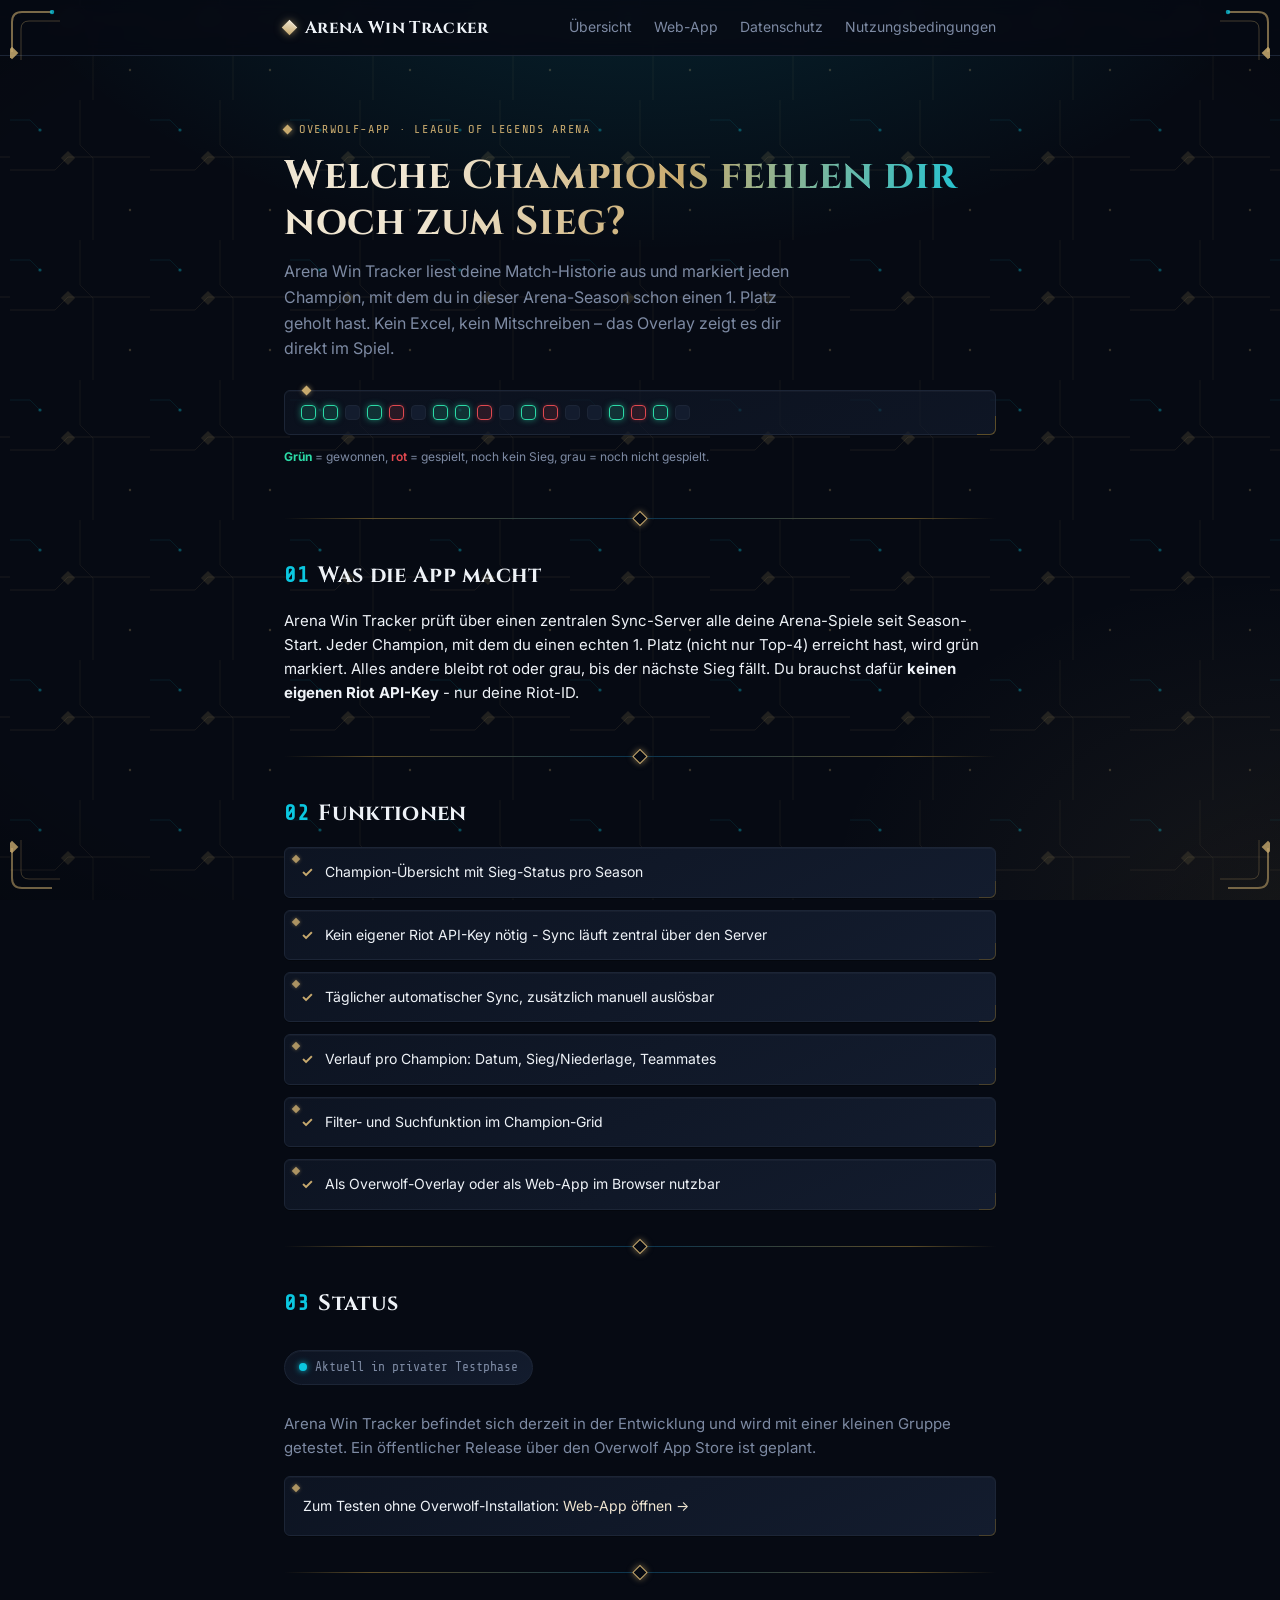
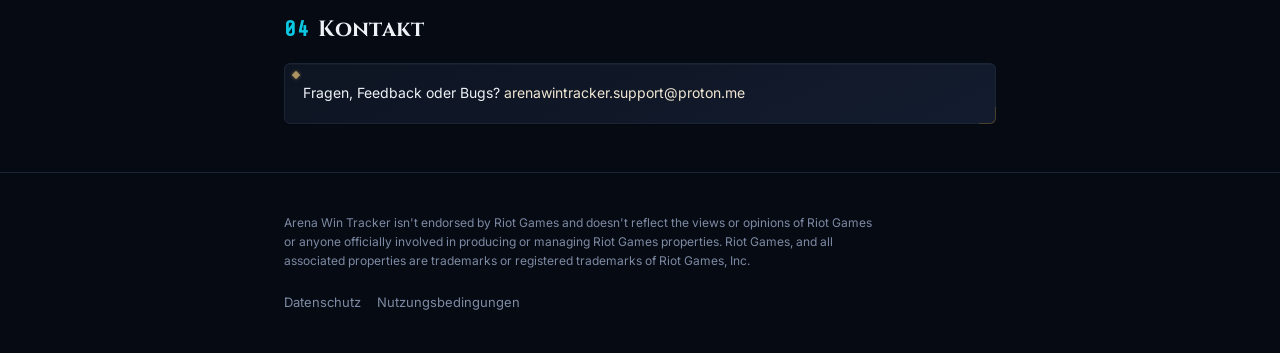
<file: index.html>
<!DOCTYPE html>
<html lang="de">
<head>
  <meta charset="utf-8" />
  <meta name="viewport" content="width=device-width, initial-scale=1" />
  <title>Arena Win Tracker</title>
  <meta name="description" content="Arena Win Tracker zeigt dir auf einen Blick, mit welchen Champions du in dieser League of Legends Arena-Season schon einen 1. Platz erreicht hast." />
  <link rel="icon" type="image/png" sizes="32x32" href="favicon-32.png" />
  <link rel="icon" type="image/png" sizes="192x192" href="favicon-192.png" />
  <link rel="apple-touch-icon" href="apple-touch-icon.png" />
  <link rel="shortcut icon" href="favicon.ico" />
  <link rel="stylesheet" href="style.css" />
</head>
<body>

  <nav class="top">
    <div class="wrap">
      <div class="brand"><span class="dot"></span> Arena Win Tracker</div>
      <div class="links">
        <a href="index.html">Übersicht</a>
        <a href="app/index.html">Web-App</a>
        <a href="privacy.html">Datenschutz</a>
        <a href="terms.html">Nutzungsbedingungen</a>
      </div>
    </div>
  </nav>

  <header class="hero">
    <div class="wrap">
      <div class="eyebrow">Overwolf-App · League of Legends Arena</div>
      <h1>Welche Champions fehlen dir noch zum Sieg?</h1>
      <p class="lead">
        Arena Win Tracker liest deine Match-Historie aus und markiert jeden Champion,
        mit dem du in dieser Arena-Season schon einen 1. Platz geholt hast. Kein Excel,
        kein Mitschreiben – das Overlay zeigt es dir direkt im Spiel.
      </p>
      <div class="tile-row" aria-hidden="true">
        <div class="tile won"></div><div class="tile won"></div><div class="tile"></div>
        <div class="tile won"></div><div class="tile lost"></div><div class="tile"></div>
        <div class="tile won"></div><div class="tile won"></div><div class="tile lost"></div>
        <div class="tile"></div><div class="tile won"></div><div class="tile lost"></div>
        <div class="tile"></div><div class="tile"></div><div class="tile won"></div>
        <div class="tile lost"></div><div class="tile won"></div><div class="tile"></div>
      </div>
      <p class="tile-caption"><strong>Grün</strong> = gewonnen, <span class="lost-label">rot</span> = gespielt, noch kein Sieg, grau = noch nicht gespielt.</p>
    </div>
  </header>

  <section class="block">
    <div class="wrap">
      <h2><span class="num">01</span>Was die App macht</h2>
      <p>
        Arena Win Tracker prüft über einen zentralen Sync-Server alle deine
        Arena-Spiele seit Season-Start. Jeder Champion, mit dem du einen echten 1. Platz
        (nicht nur Top-4) erreicht hast, wird grün markiert. Alles andere bleibt rot
        oder grau, bis der nächste Sieg fällt. Du brauchst dafür <strong>keinen
        eigenen Riot API-Key</strong> - nur deine Riot-ID.
      </p>
    </div>
  </section>

  <section class="block">
    <div class="wrap">
      <h2><span class="num">02</span>Funktionen</h2>
      <ul class="feature-list">
        <li><span class="mark">✓</span> Champion-Übersicht mit Sieg-Status pro Season</li>
        <li><span class="mark">✓</span> Kein eigener Riot API-Key nötig - Sync läuft zentral über den Server</li>
        <li><span class="mark">✓</span> Täglicher automatischer Sync, zusätzlich manuell auslösbar</li>
        <li><span class="mark">✓</span> Verlauf pro Champion: Datum, Sieg/Niederlage, Teammates</li>
        <li><span class="mark">✓</span> Filter- und Suchfunktion im Champion-Grid</li>
        <li><span class="mark">✓</span> Als Overwolf-Overlay oder als Web-App im Browser nutzbar</li>
      </ul>
    </div>
  </section>

  <section class="block">
    <div class="wrap">
      <h2><span class="num">03</span>Status</h2>
      <p class="status-badge"><span class="pulse"></span> Aktuell in privater Testphase</p>
      <p class="muted" style="margin-top:14px;">
        Arena Win Tracker befindet sich derzeit in der Entwicklung und wird mit einer
        kleinen Gruppe getestet. Ein öffentlicher Release über den Overwolf App Store
        ist geplant.
      </p>
      <div class="contact-box" style="margin-top:16px;">
        Zum Testen ohne Overwolf-Installation: <a href="app/index.html">Web-App öffnen →</a>
      </div>
    </div>
  </section>

  <section class="block">
    <div class="wrap">
      <h2><span class="num">04</span>Kontakt</h2>
      <div class="contact-box">
        Fragen, Feedback oder Bugs? <a href="mailto:arenawintracker.support@proton.me">arenawintracker.support@proton.me</a>
      </div>
    </div>
  </section>

  <footer>
    <div class="wrap">
      <p class="riot-disclaimer">
        Arena Win Tracker isn't endorsed by Riot Games and doesn't reflect the views or
        opinions of Riot Games or anyone officially involved in producing or managing
        Riot Games properties. Riot Games, and all associated properties are trademarks
        or registered trademarks of Riot Games, Inc.
      </p>
      <div class="links">
        <a href="privacy.html">Datenschutz</a>
        <a href="terms.html">Nutzungsbedingungen</a>
      </div>
    </div>
  </footer>

</body>
</html>
</file>
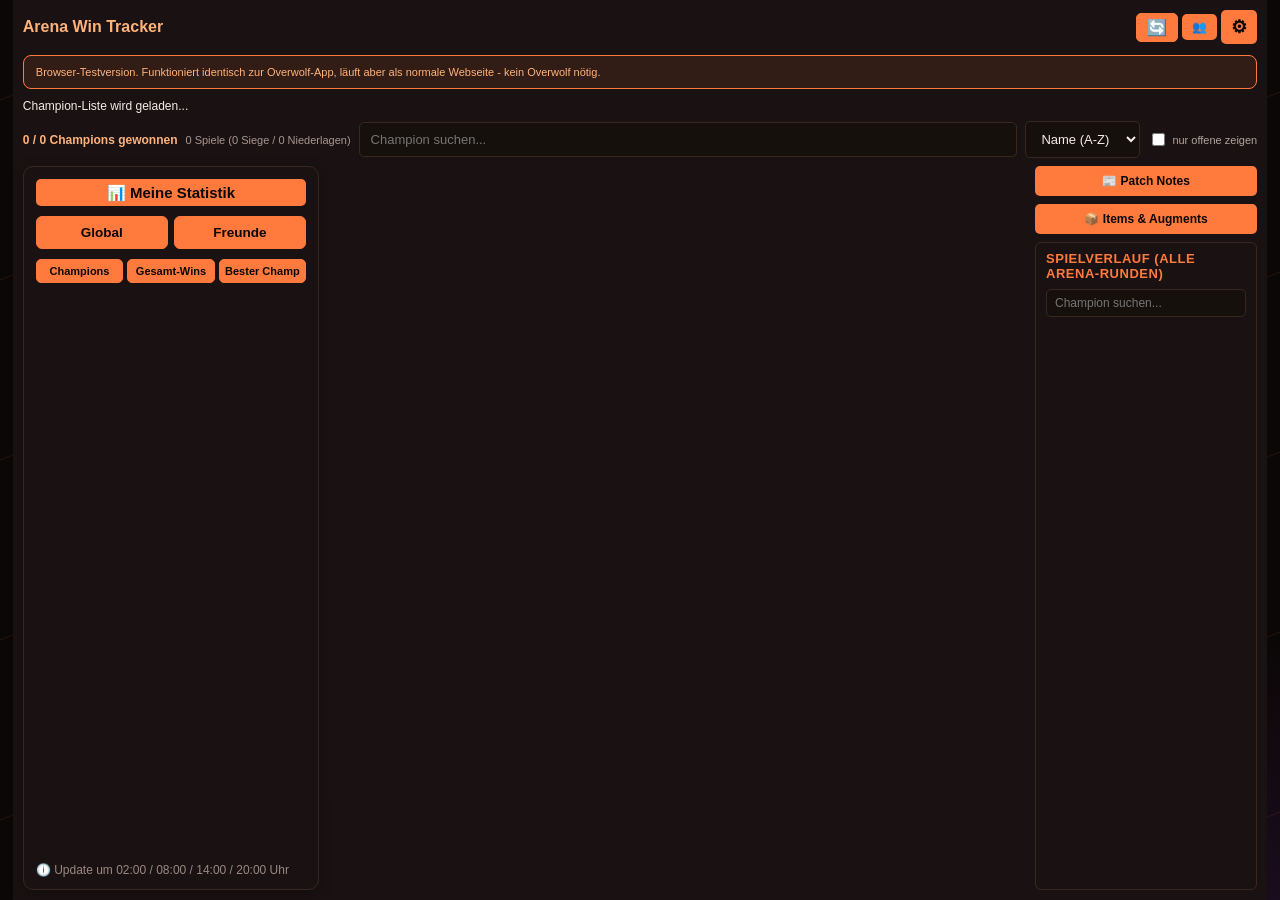
<file: app/index.html>
<!DOCTYPE html>
<html lang="de" data-theme="dark">
<head>
  <meta charset="utf-8" />
  <meta name="viewport" content="width=device-width, initial-scale=1, maximum-scale=1" />
  <title>Arena Win Tracker - Web</title>

  <link rel="icon" type="image/png" sizes="32x32" href="favicon-32.png" />
  <link rel="icon" type="image/png" sizes="192x192" href="favicon-192.png" />
  <link rel="apple-touch-icon" href="apple-touch-icon.png" />
  <link rel="shortcut icon" href="favicon.ico" />

  <!-- CSS: theme.css VOR app.css laden, damit die Variablen-Overrides ziehen -->
  <link rel="stylesheet" href="theme.css?v=1" />
  <link rel="stylesheet" href="mobile.css?v=1" />
  <link rel="stylesheet" href="app.css?v=60" />

  <style>
    /* Kleine Web-spezifische Anpassungen, die im Overwolf-Overlay
       nicht noetig sind (dort ist die Fenstergroesse fix). */
    html, body { height: auto; min-height: 100vh; }
    #app { height: auto; min-height: 100vh; width: 98%; max-width: 1900px; margin: 0 auto; }
    #grid { max-height: 70vh; }
    .webNotice {
      background: rgba(255,122,60,0.10); border: 1px solid #ff7a3c;
      border-radius: 8px; padding: 10px 12px; font-size: 11px;
      color: #ffb37a; margin-bottom: 10px; -webkit-app-region: no-drag;
    }
    .headerBtns {
      display: flex; gap: 4px; align-items: center;
    }
  </style>
</head>
<body>
  <div id="app">

    <header>
      <h1>Arena Win Tracker</h1>
      <div class="headerBtns">
        <button id="manualSyncBtn" title="Jetzt synchronisieren" data-i18n-title="manualSyncTitle">🔄</button>
        <button id="friendsToggle" title="Freunde verwalten" data-i18n-title="friendsToggleTitle">👥</button>
        <button id="settingsToggle" title="Einstellungen" data-i18n-title="settingsToggleTitle">⚙</button>
      </div>
    </header>

    <p class="webNotice" data-i18n="webNotice">
      Browser-Testversion. Funktioniert identisch zur Overwolf-App,
      läuft aber als normale Webseite - kein Overwolf nötig.
    </p>

    <section id="friendsPanel" class="hidden">
      <label><span data-i18n="friendIdLabel">Riot-ID des Freundes</span>
        <input id="friendIdInput" type="text" placeholder="z.B. Buddy#EUW" data-i18n-placeholder="friendIdPlaceholder" list="registeredUsersList" />
        <datalist id="registeredUsersList"></datalist>
      </label>
      <button id="addFriendBtn" data-i18n="addFriendBtn">+ Freund hinzufügen</button>
      <p class="hint" style="margin:4px 0;" data-i18n="registeredUsersHint">Bereits registrierte Nutzer (anklicken zum Hinzufügen):</p>
      <ul id="registeredUsersBox" class="suggestList"></ul>
      <p class="hint" style="margin:8px 0 2px;" data-i18n="yourFriendsHint">Deine Freunde:</p>
      <ul id="friendsList"></ul>
    </section>

    <section id="settingsPanel" class="hidden">
      <label><span data-i18n="languageLabel">Sprache</span>
        <select id="languageSelect">
          <option value="de">Deutsch</option>
          <option value="en">English</option>
        </select>
      </label>
      <label><span data-i18n="riotIdLabel">Riot ID (Name#Tag)</span>
        <input id="riotId" type="text" placeholder="z.B. Glitch#EUW" data-i18n-placeholder="riotIdPlaceholder" />
      </label>
      <label><span data-i18n="regionLabel">Region</span>
        <select id="region">
          <option value="europe">Europe (EUW/EUNE/TR/RU)</option>
          <option value="americas">Americas (NA/BR/LAN/LAS)</option>
          <option value="asia">Asia (KR/JP)</option>
          <option value="sea">SEA (OCE/SG/PH/...)</option>
        </select>
      </label>
      <label><span data-i18n="seasonStartLabel">Season-Start (Arena-Reset Datum)</span>
        <div class="seasonStartRow">
          <input id="seasonStart" type="date" />
          <button id="resetSeasonStart" type="button" title="Auf Standard zurücksetzen (29.04.2026)" data-i18n="resetSeasonStartBtn" data-i18n-title="resetSeasonStartTitle">↺ Standard</button>
        </div>
      </label>
      <div class="settingsActions">
        <button id="saveSettings" data-i18n="saveSettingsBtn">Speichern</button>
        <button id="resetData" class="danger" data-i18n="resetDataBtn">Lokale Anzeige zurücksetzen</button>
      </div>
      <p class="hint" data-i18n="settingsHint">
        Server synct deine Daten automatisch alle 6 Stunden - kein eigener
        Riot API-Key nötig.
      </p>
    </section>

    <section id="statusBar">
      <span id="statusText" data-i18n="statusNotConnected">Noch nicht verbunden</span>
    </section>

    <section id="summary">
      <span id="summaryText">0 / 0 Champions gewonnen</span>
      <span id="overallStatsText">0 Spiele (0 Siege / 0 Niederlagen)</span>
      <input id="filterInput" type="text" placeholder="Champion suchen..." data-i18n-placeholder="champSearchPlaceholder" />
      <select id="sortMode">
        <option value="name" data-i18n="sortName">Name (A-Z)</option>
        <option value="wins" data-i18n="sortWins">Meiste Wins</option>
        <option value="tier" data-i18n="sortTier">Tier-Liste</option>
      </select>
      <label class="checkboxLabel">
        <input id="onlyMissing" type="checkbox" />
        <span data-i18n="onlyMissingLabel">nur offene zeigen</span>
      </label>
      <div class="seasonProgress" id="seasonProgress" style="display:none;">
        <span class="seasonProgressLabel" id="seasonProgressLabel">0%</span>
        <div class="seasonProgressBar">
          <div class="seasonProgressFill" id="seasonProgressFill" style="width:0%"></div>
        </div>
        <span class="seasonProgressLabel" id="seasonProgressCount">0 / 0</span>
      </div>
    </section>

    <div id="mainRow">
      <section id="rankingPanel">
        <button id="placementStatsBtn" class="rankingStatsBtn" title="Meine Platzierungsstatistik" data-i18n-title="placementStatsBtnTitle" data-i18n="placementStatsBtn">📊 Meine Statistik</button>
        <div class="rankingTabs">
          <button id="rankingTabGlobal" class="rankingTab active" data-i18n="tabGlobal">Global</button>
          <button id="rankingTabFriends" class="rankingTab" data-i18n="tabFriends">Freunde</button>
        </div>
        <div class="rankingCategoryTabs">
          <button id="rankCatChampions" class="rankCatTab active" data-i18n="rankCatChampions">Champions</button>
          <button id="rankCatTotalWins" class="rankCatTab" data-i18n="rankCatTotalWins">Gesamt-Wins</button>
          <button id="rankCatBestChamp" class="rankCatTab" data-i18n="rankCatBestChamp">Bester Champ</button>
        </div>
        <ol id="rankingList"></ol>
        <p class="rankingUpdateNote" data-i18n="rankingUpdateNote">🕕 Update alle 6 Std.</p>
      </section>

      <section id="grid"></section>

      <section id="champDetail" class="hidden"></section>

      <section id="top30Trio"></section>
      <div id="rightSidebarCol">
        <button id="openPatchNotesBtn" data-i18n="openPatchNotesBtn">📰 Patch Notes</button>
        <button id="openItemsAugmentsBtn" data-i18n="openItemsAugmentsBtn">📦 Items &amp; Augments</button>
        <section id="champBuildSidebar" class="hidden"></section>
        <!-- Meta-Trios entfernt - stattdessen permanenter Spielverlauf hier
             auf der Hauptseite (nicht mehr nur im "Meine Statistiken"-Fenster). -->
        <section id="mainMatchHistorySection" class="detailSection">
          <h3 data-i18n="placementHistoryHeading">Spielverlauf (alle Arena-Runden)</h3>
          <input id="placementHistoryFilter" type="text" placeholder="Champion suchen..." data-i18n-placeholder="champSearchPlaceholder" />
          <div id="placementHistoryList"></div>
        </section>
      </div>
    </div>

    <div id="champTooltip" class="hidden"></div>
    <div id="mateTrioTooltip" class="hidden"></div>

  </div>

  <div id="patchNotesOverlay" class="hidden">
    <div id="patchNotesBox">
      <div id="patchNotesHeader">
        <h2 data-i18n="patchNotesHeading">Arena Patch Notes</h2>
        <button id="patchNotesClose" title="Schließen" data-i18n-title="closeTitle">✕</button>
      </div>
      <div id="patchNotesMeta"></div>
      <div id="patchNotesBody"></div>
    </div>
  </div>

  <div id="itemsAugmentsOverlay" class="hidden">
    <div id="itemsAugmentsBox">
      <div id="buildConvertPickerOverlay" class="hidden">
        <div id="buildConvertPickerBox">
          <div id="buildConvertPickerHeader">
            <h3 data-i18n="buildConvertPickerTitle">Champion wählen</h3>
            <input id="buildConvertPickerSearch" type="text" data-i18n-placeholder="champSearchPlaceholder" placeholder="Champion suchen..." />
            <button id="buildConvertPickerClose" title="Schließen" data-i18n-title="closeTitle">✕</button>
          </div>
          <p id="buildConvertPickerHint" data-i18n="buildConvertPickerHint">Der Champion-Build erscheint danach nur noch auf der Seite dieses Champions.</p>
          <div id="buildConvertPickerGrid"></div>
        </div>
      </div>
      <div id="itemsAugmentsHeader">
        <h2 data-i18n="itemsAugmentsHeading">Arena Items &amp; Augments</h2>
        <div class="playerViewHeaderBtns">
          <button id="iaPresetModeBtn" class="hidden" data-i18n="iaPresetModeBtn">🔍 Schnellsuche</button>
          <button id="itemsAugmentsClose" title="Schließen" data-i18n-title="closeTitle">✕</button>
        </div>
      </div>
      <div id="iaCategoryFilterSection">
        <h3 id="iaCategoryFilterToggle">
          <span data-i18n="iaCategoryFilterHeading">Kategorien</span>
          <span id="iaCategoryFilterSummary"></span>
        </h3>
        <div id="iaCategoryFilterBody">
          <div id="iaCategoryFilterList"></div>
          <div class="iaCategoryFilterActions">
            <button id="iaCategoryFilterReset" data-i18n="iaCategoryFilterReset">Zurücksetzen</button>
            <label class="checkboxLabel iaCategoryExactToggle" title="Bei mehreren angehakten Kategorien: nur Einträge zeigen, die ALLE gleichzeitig haben (statt irgendeine davon)" data-i18n-title="iaCategoryFilterExactTitle">
              <input id="iaCategoryFilterExactToggle" type="checkbox" checked />
              <span data-i18n="iaCategoryFilterExact">Exakt</span>
            </label>
          </div>
        </div>
      </div>
      <p id="itemsAugmentsHint" data-i18n="itemsAugmentsHint">Auf ein Augment oder Item klicken, um nur dazu passende Treffer zu sehen.</p>
      <div id="iaColumnToggleRow">
        <div id="iaSortModeGroup">
          <select id="iaSortModeSelect" data-i18n-title="iaSortModeHint" title="Bestimmt die Reihenfolge der Kacheln.">
            <option value="tier" data-i18n="iaSortTierOption">Sortierung: Tier (S-D)</option>
            <option value="winrate" data-i18n="iaSortWinrateOption">Sortierung: Winrate</option>
            <option value="pickrate" data-i18n="iaSortPickrateOption">Sortierung: Pickrate</option>
          </select>
          <label class="checkboxLabel iaStatsGroupToggle">
            <input id="iaBrowseGroupToggle" type="checkbox" />
            <span data-i18n="iaStatsGroupToggleLabel">Gruppieren</span>
          </label>
        </div>
        <button id="iaShowAugmentsBtn" data-i18n="iaShowAugmentsBtn">Augments</button>
        <button id="iaShowAllBtn" class="active" data-i18n="iaShowAllBtn">All</button>
        <button id="iaShowItemsBtn" data-i18n="iaShowItemsBtn">Items</button>
      </div>
      <div id="iaSearchRow">
        <input id="iaSearchInput" type="text" placeholder="Augment oder Item suchen..." data-i18n-placeholder="iaSearchPlaceholder" />
      </div>
      <div id="itemsAugmentsBody">
        <section id="iaAugmentsCol">
          <h3 data-i18n="iaAugmentsHeading">Augments</h3>
          <div id="iaAugmentsList"></div>
        </section>
        <section id="iaItemsCol">
          <h3 data-i18n="iaItemsHeading">Items</h3>
          <div id="iaItemsList"></div>
        </section>
      </div>
      <div id="iaTierListDetailView" class="hidden">
        <button id="iaTierListBack" class="backArrowBtn" title="Zurück" data-i18n-title="backToGridTitle">←</button>
        <div id="iaTierListSelectedCard"></div>
        <div id="iaColumnToggleRow">
          <button id="iaPartnerShowAugmentsBtn" data-i18n="iaShowAugmentsBtn">Augments</button>
          <button id="iaPartnerShowAllBtn" class="active" data-i18n="iaShowAllBtn">All</button>
          <button id="iaPartnerShowItemsBtn" data-i18n="iaShowItemsBtn">Items</button>
          <label class="checkboxLabel iaStatsGroupToggle">
            <input id="iaPartnerGroupToggle" type="checkbox" />
            <span data-i18n="iaStatsGroupToggleLabel">Gruppieren</span>
          </label>
        </div>
        <div id="iaTierListPartners">
          <section id="iaPartnerAugmentsCol">
            <h3 data-i18n="iaAugmentsHeading">Augments</h3>
            <div id="iaPartnerAugmentsList"></div>
          </section>
          <section id="iaPartnerItemsCol">
            <h3 data-i18n="iaItemsHeading">Items</h3>
            <div id="iaPartnerItemsList"></div>
          </section>
        </div>
      </div>
      <div id="iaPresetView" class="hidden">
        <div id="iaPresetExisting">
          <h4 data-i18n="iaPresetExistingHeading">Bestehende Schnellsuchen</h4>
          <ul id="iaPresetExistingList"></ul>
        </div>
        <div id="iaPresetNameRow">
          <input id="iaPresetNameInput" type="text" placeholder="Preset-Name (z.B. Tank, Full Autocast, Onhit Atkspeed)..." data-i18n-placeholder="iaPresetNamePlaceholder" />
        </div>
        <div id="iaPresetSearchRow">
          <input id="iaPresetSearchInput" type="text" placeholder="Augment oder Item suchen..." data-i18n-placeholder="iaSearchPlaceholder" />
        </div>
        <div id="iaPresetItemsGrid"></div>
        <div id="buildSelectedNotesSection" class="hidden">
          <h4 data-i18n="buildSelectedNotesHeading">Ausgewählt (optional: Notiz hinzufügen)</h4>
          <div id="buildSelectedNotesList"></div>
        </div>
        <div id="buildSkillPathSection" class="hidden">
          <h4 data-i18n="buildSkillPathHeading">Skill Path</h4>
          <div id="buildSkillPathGrid"></div>
          <button id="buildSkillPathReset" data-i18n="buildSkillPathReset">Zurücksetzen</button>
        </div>
        <div id="iaEditActions">
          <button id="iaPresetSave" data-i18n="iaPresetSave">Speichern</button>
          <button id="iaPresetCancel" data-i18n="iaEditCancel">Fertig</button>
          <span id="iaPresetStatus"></span>
        </div>
      </div>
    </div>
  </div>

  <div id="playerViewOverlay" class="hidden">
    <div id="playerViewBox">
      <div id="playerViewHeader">
        <h2 id="playerViewName">Spieler</h2>
        <div class="playerViewHeaderBtns">
          <button id="playerViewAddFriend" data-i18n="addFriendBtnShort">+ Freund</button>
          <button id="playerViewClose" title="Schließen" data-i18n-title="closeTitle">✕</button>
        </div>
      </div>
      <p id="playerViewSummary"></p>
      <input id="playerViewFilter" type="text" placeholder="Champion suchen..." data-i18n-placeholder="champSearchPlaceholder" />
      <section id="playerViewGrid"></section>
    </div>
  </div>

  <div id="placementStatsOverlay" class="hidden">
    <div id="placementStatsBox">
      <div id="placementStatsHeader">
        <h2 data-i18n="placementStatsHeading">📊 Meine Statistiken</h2>
        <button id="placementStatsClose" title="Schließen" data-i18n-title="closeTitle">✕</button>
      </div>
      <div class="dbTabBar" id="placementStatsTabBar">
        <button class="dbTabBtn active" id="placementTabBtnPlacements" data-i18n="placementTabPlacements">Champions</button>
        <button class="dbTabBtn" id="placementTabBtnMates" data-i18n="placementTabMates">Mitspieler</button>
        <button class="dbTabBtn" id="placementTabBtnItems" data-i18n="placementTabItems">Items</button>
        <button class="dbTabBtn" id="placementTabBtnAugments" data-i18n="placementTabAugments">Augments</button>
      </div>
      <div id="placementStatsBody">
        <div class="dbTabPanel" id="placementPanelPlacements">
          <div class="detailSection" id="placementOverallSection"></div>
          <div class="detailSection" id="placementPerChampSection">
            <h3 data-i18n="placementPerChampHeading">Platzierungen pro Champion</h3>
            <input id="placementChampFilter" type="text" placeholder="Champion suchen..." data-i18n-placeholder="champSearchPlaceholder" />
            <div id="placementChampList"></div>
          </div>
        </div>
        <div class="dbTabPanel hidden" id="placementPanelMates">
          <div class="detailSection" id="placementMatesSection">
            <div id="placementMateListView">
              <h3 data-i18n="placementMatesHeading">Mitspieler (nach gemeinsamen Spielen)</h3>
              <div class="placementMatesToolbar">
                <input id="placementMateFilter" type="text" placeholder="Mitspieler suchen..." data-i18n-placeholder="placementMateFilterPlaceholder" />
                <select id="placementMateSort">
                  <option value="games" data-i18n="placementMateSortGames">Meiste Spiele</option>
                  <option value="wins" data-i18n="placementMateSortWins">Meiste Siege</option>
                  <option value="winrate" data-i18n="placementMateSortWinrate">Beste Winrate (1. Platz)</option>
                </select>
              </div>
              <div id="placementMateList"></div>
            </div>
            <div id="placementMateDetailView" class="hidden">
              <div class="detailHeader">
                <button class="backArrowBtn" id="placementMateDetailBack" title="Zurück" data-i18n-title="backToGridTitle">←</button>
                <span id="placementMateDetailIcon"></span>
                <h2 id="placementMateDetailName"></h2>
              </div>
              <div id="placementMateDetailBody"></div>
            </div>
          </div>
        </div>
        <div class="dbTabPanel hidden" id="placementPanelItems">
          <div class="detailSection" id="placementItemsStatsSection">
            <div class="iaStatsHeader">
              <h3 data-i18n="iaStatsItemsHeading">Meine Item-Statistik</h3>
              <label class="checkboxLabel iaStatsGroupToggle">
                <input id="iaItemsStatsGroupToggle" type="checkbox" checked />
                <span data-i18n="iaStatsGroupToggleLabel">Gruppieren</span>
              </label>
            </div>
            <select id="iaItemsStatsSort">
              <option value="winrate" data-i18n="iaStatsSortWinrate">Beste Winrate</option>
              <option value="games" data-i18n="iaStatsSortGames">Meiste Spiele</option>
            </select>
            <div id="placementItemsStatsList"></div>
          </div>
        </div>
        <div class="dbTabPanel hidden" id="placementPanelAugments">
          <div class="detailSection" id="placementAugmentsStatsSection">
            <div class="iaStatsHeader">
              <h3 data-i18n="iaStatsAugmentsHeading">Meine Augment-Statistik</h3>
              <label class="checkboxLabel iaStatsGroupToggle">
                <input id="iaAugmentsStatsGroupToggle" type="checkbox" checked />
                <span data-i18n="iaStatsGroupToggleLabel">Gruppieren</span>
              </label>
            </div>
            <select id="iaAugmentsStatsSort">
              <option value="winrate" data-i18n="iaStatsSortWinrate">Beste Winrate</option>
              <option value="games" data-i18n="iaStatsSortGames">Meiste Spiele</option>
            </select>
            <div id="placementAugmentsStatsList"></div>
          </div>
        </div>
        <div class="dbTabPanel hidden" id="placementPanelHistory">
          <div class="detailSection" id="placementHistorySection">
            <div id="placementHistoryDetailView">
              <div class="detailHeader">
                <button class="backArrowBtn" id="placementHistoryDetailBack" title="Schließen" data-i18n-title="closeTitle">←</button>
                <span id="matchDetailIcon"></span>
                <h2 id="matchDetailTitle"></h2>
              </div>
              <div id="matchDetailBody"></div>
            </div>
          </div>
        </div>
      </div>
    </div>
  </div>

  <!-- Cache-Busting: v=65 (+ Augments in der Verlaufsliste) -->
  <script src="app.js?v=70"></script>
</body>
</html>
</file>
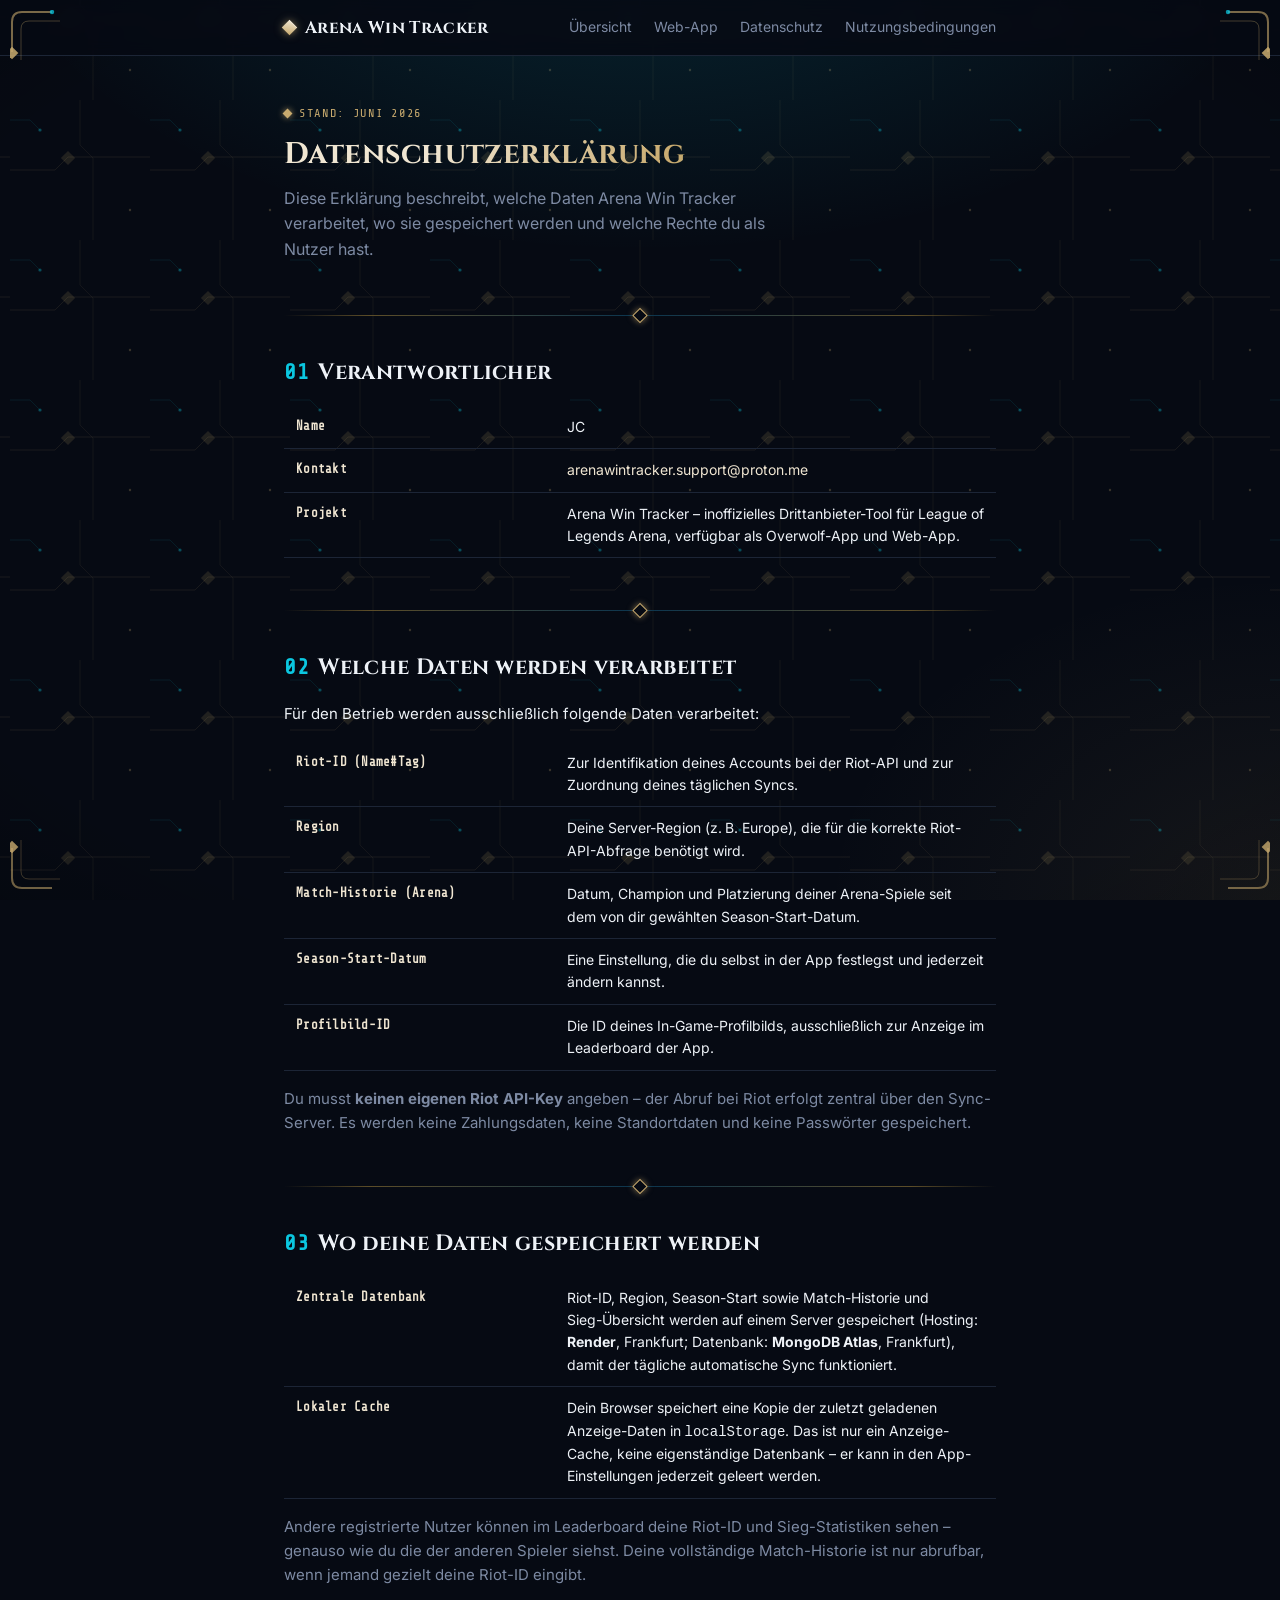
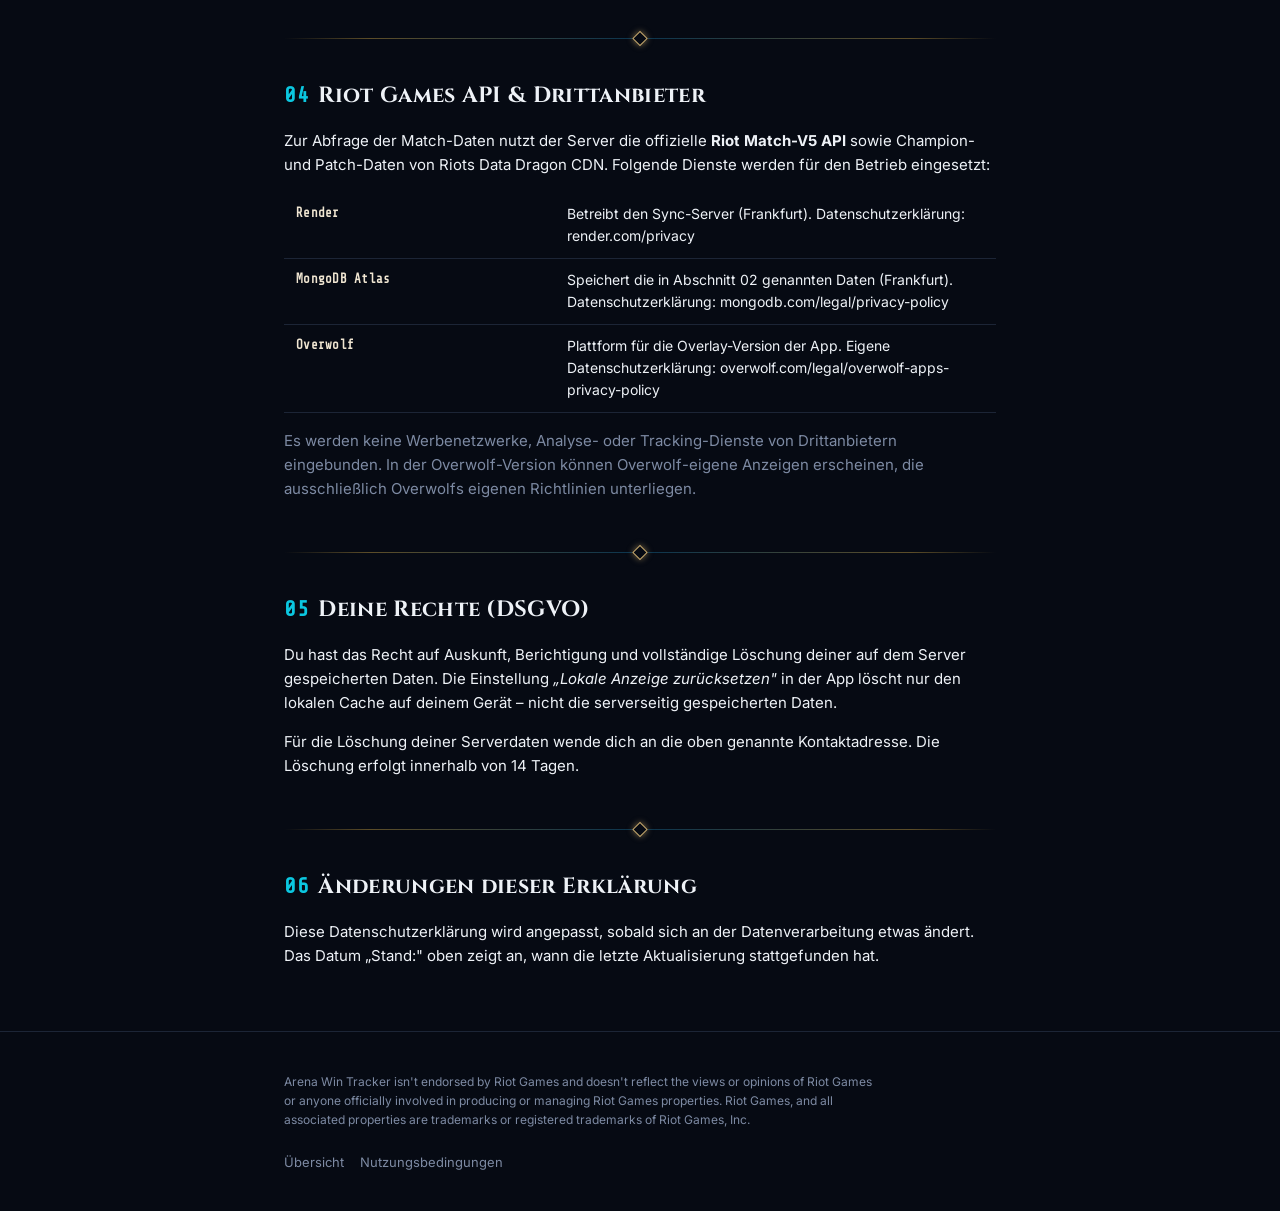
<file: privacy.html>
<!DOCTYPE html>
<html lang="de">
<head>
  <meta charset="utf-8" />
  <meta name="viewport" content="width=device-width, initial-scale=1" />
  <title>Datenschutz – Arena Win Tracker</title>
  <link rel="icon" type="image/png" sizes="32x32" href="favicon-32.png" />
  <link rel="icon" type="image/png" sizes="192x192" href="favicon-192.png" />
  <link rel="apple-touch-icon" href="apple-touch-icon.png" />
  <link rel="shortcut icon" href="favicon.ico" />
  <link rel="stylesheet" href="style.css" />
</head>
<body>

  <nav class="top">
    <div class="wrap">
      <div class="brand"><span class="dot"></span> Arena Win Tracker</div>
      <div class="links">
        <a href="index.html">Übersicht</a>
        <a href="app/index.html">Web-App</a>
        <a href="privacy.html">Datenschutz</a>
        <a href="terms.html">Nutzungsbedingungen</a>
      </div>
    </div>
  </nav>

  <header class="hero" style="padding: 48px 0 24px;">
    <div class="wrap">
      <div class="eyebrow">Stand: Juni 2026</div>
      <h1 style="font-size: 30px;">Datenschutzerklärung</h1>
      <p class="lead">
        Diese Erklärung beschreibt, welche Daten Arena Win Tracker verarbeitet,
        wo sie gespeichert werden und welche Rechte du als Nutzer hast.
      </p>
    </div>
  </header>

  <section class="block">
    <div class="wrap">
      <h2><span class="num">01</span>Verantwortlicher</h2>
      <table class="legal">
        <tr><th>Name</th><td>JC</td></tr>
        <tr><th>Kontakt</th><td><a href="mailto:arenawintracker.support@proton.me">arenawintracker.support@proton.me</a></td></tr>
        <tr><th>Projekt</th><td>Arena Win Tracker – inoffizielles Drittanbieter-Tool für League of Legends Arena, verfügbar als Overwolf-App und Web-App.</td></tr>
      </table>
    </div>
  </section>

  <section class="block">
    <div class="wrap">
      <h2><span class="num">02</span>Welche Daten werden verarbeitet</h2>
      <p>Für den Betrieb werden ausschließlich folgende Daten verarbeitet:</p>
      <table class="legal">
        <tr>
          <th>Riot-ID (Name#Tag)</th>
          <td>Zur Identifikation deines Accounts bei der Riot-API und zur Zuordnung deines täglichen Syncs.</td>
        </tr>
        <tr>
          <th>Region</th>
          <td>Deine Server-Region (z.&thinsp;B. Europe), die für die korrekte Riot-API-Abfrage benötigt wird.</td>
        </tr>
        <tr>
          <th>Match-Historie (Arena)</th>
          <td>Datum, Champion und Platzierung deiner Arena-Spiele seit dem von dir gewählten Season-Start-Datum.</td>
        </tr>
        <tr>
          <th>Season-Start-Datum</th>
          <td>Eine Einstellung, die du selbst in der App festlegst und jederzeit ändern kannst.</td>
        </tr>
        <tr>
          <th>Profilbild-ID</th>
          <td>Die ID deines In-Game-Profilbilds, ausschließlich zur Anzeige im Leaderboard der App.</td>
        </tr>
      </table>
      <p class="muted">
        Du musst <strong>keinen eigenen Riot API-Key</strong> angeben – der Abruf bei Riot
        erfolgt zentral über den Sync-Server. Es werden keine Zahlungsdaten, keine
        Standortdaten und keine Passwörter gespeichert.
      </p>
    </div>
  </section>

  <section class="block">
    <div class="wrap">
      <h2><span class="num">03</span>Wo deine Daten gespeichert werden</h2>
      <table class="legal">
        <tr>
          <th>Zentrale Datenbank</th>
          <td>
            Riot-ID, Region, Season-Start sowie Match-Historie und Sieg-Übersicht
            werden auf einem Server gespeichert (Hosting: <strong>Render</strong>,
            Frankfurt; Datenbank: <strong>MongoDB Atlas</strong>, Frankfurt),
            damit der tägliche automatische Sync funktioniert.
          </td>
        </tr>
        <tr>
          <th>Lokaler Cache</th>
          <td>
            Dein Browser speichert eine Kopie der zuletzt geladenen Anzeige-Daten
            in <code>localStorage</code>. Das ist nur ein Anzeige-Cache, keine
            eigenständige Datenbank – er kann in den App-Einstellungen jederzeit
            geleert werden.
          </td>
        </tr>
      </table>
      <p class="muted">
        Andere registrierte Nutzer können im Leaderboard deine Riot-ID und Sieg-Statistiken
        sehen – genauso wie du die der anderen Spieler siehst. Deine vollständige Match-Historie
        ist nur abrufbar, wenn jemand gezielt deine Riot-ID eingibt.
      </p>
    </div>
  </section>

  <section class="block">
    <div class="wrap">
      <h2><span class="num">04</span>Riot Games API &amp; Drittanbieter</h2>
      <p>
        Zur Abfrage der Match-Daten nutzt der Server die offizielle <strong>Riot Match-V5 API</strong>
        sowie Champion- und Patch-Daten von Riots Data Dragon CDN. Folgende Dienste werden
        für den Betrieb eingesetzt:
      </p>
      <table class="legal">
        <tr><th>Render</th><td>Betreibt den Sync-Server (Frankfurt). Datenschutzerklärung: render.com/privacy</td></tr>
        <tr><th>MongoDB Atlas</th><td>Speichert die in Abschnitt 02 genannten Daten (Frankfurt). Datenschutzerklärung: mongodb.com/legal/privacy-policy</td></tr>
        <tr><th>Overwolf</th><td>Plattform für die Overlay-Version der App. Eigene Datenschutzerklärung: overwolf.com/legal/overwolf-apps-privacy-policy</td></tr>
      </table>
      <p class="muted">
        Es werden keine Werbenetzwerke, Analyse- oder Tracking-Dienste von Drittanbietern
        eingebunden. In der Overwolf-Version können Overwolf-eigene Anzeigen erscheinen,
        die ausschließlich Overwolfs eigenen Richtlinien unterliegen.
      </p>
    </div>
  </section>

  <section class="block">
    <div class="wrap">
      <h2><span class="num">05</span>Deine Rechte (DSGVO)</h2>
      <p>
        Du hast das Recht auf Auskunft, Berichtigung und vollständige Löschung deiner
        auf dem Server gespeicherten Daten. Die Einstellung <em>„Lokale Anzeige
        zurücksetzen"</em> in der App löscht nur den lokalen Cache auf deinem Gerät –
        nicht die serverseitig gespeicherten Daten.
      </p>
      <p>
        Für die Löschung deiner Serverdaten wende dich an die oben genannte
        Kontaktadresse. Die Löschung erfolgt innerhalb von 14 Tagen.
      </p>
    </div>
  </section>

  <section class="block">
    <div class="wrap">
      <h2><span class="num">06</span>Änderungen dieser Erklärung</h2>
      <p>
        Diese Datenschutzerklärung wird angepasst, sobald sich an der Datenverarbeitung
        etwas ändert. Das Datum „Stand:" oben zeigt an, wann die letzte Aktualisierung
        stattgefunden hat.
      </p>
    </div>
  </section>

  <footer>
    <div class="wrap">
      <p class="riot-disclaimer">
        Arena Win Tracker isn't endorsed by Riot Games and doesn't reflect the views or
        opinions of Riot Games or anyone officially involved in producing or managing
        Riot Games properties. Riot Games, and all associated properties are trademarks
        or registered trademarks of Riot Games, Inc.
      </p>
      <div class="links">
        <a href="index.html">Übersicht</a>
        <a href="terms.html">Nutzungsbedingungen</a>
      </div>
    </div>
  </footer>

</body>
</html>
</file>
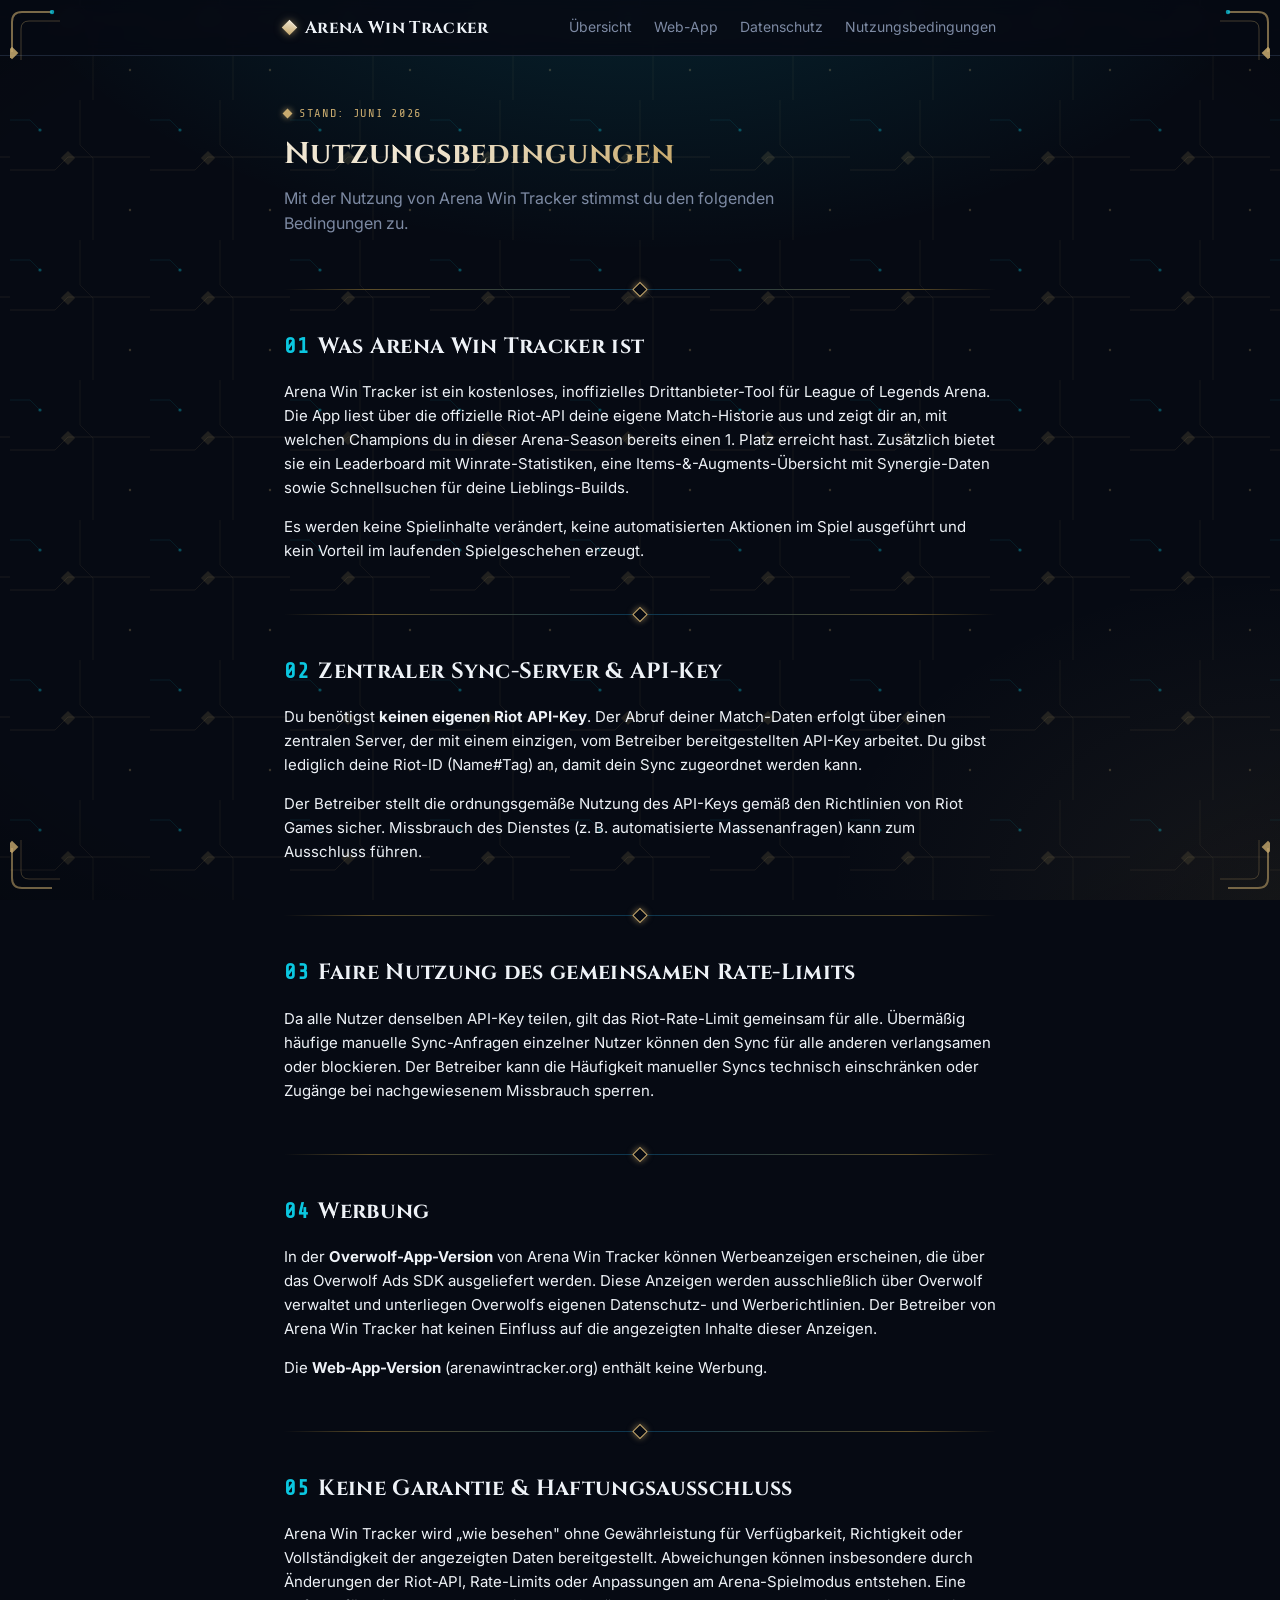
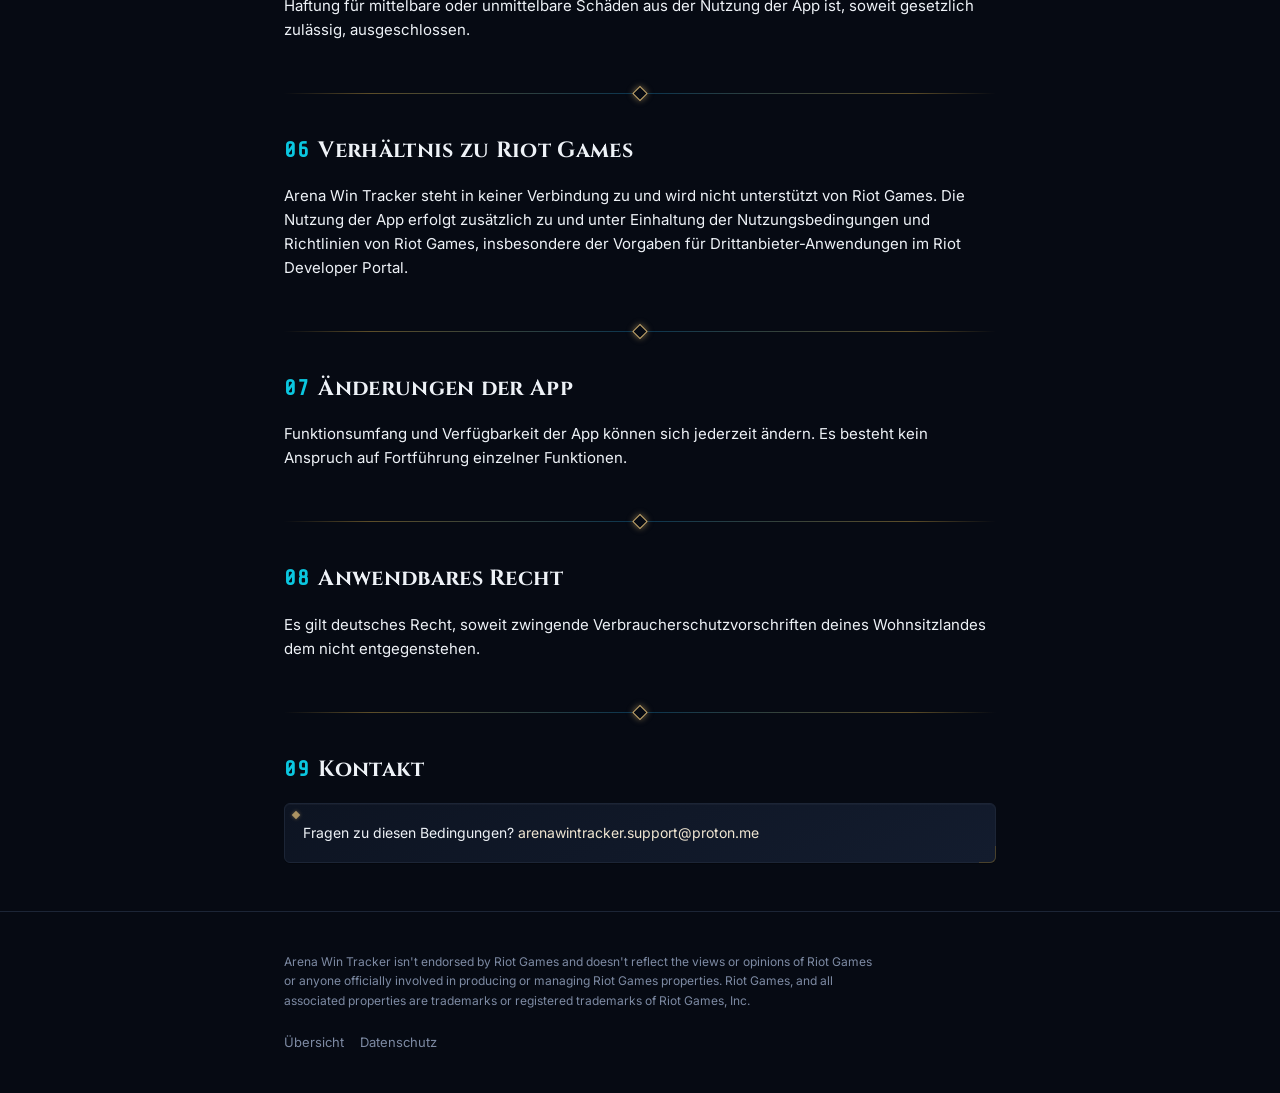
<file: terms.html>
<!DOCTYPE html>
<html lang="de">
<head>
  <meta charset="utf-8" />
  <meta name="viewport" content="width=device-width, initial-scale=1" />
  <title>Nutzungsbedingungen – Arena Win Tracker</title>
  <link rel="icon" type="image/png" sizes="32x32" href="favicon-32.png" />
  <link rel="icon" type="image/png" sizes="192x192" href="favicon-192.png" />
  <link rel="apple-touch-icon" href="apple-touch-icon.png" />
  <link rel="shortcut icon" href="favicon.ico" />
  <link rel="stylesheet" href="style.css" />
</head>
<body>

  <nav class="top">
    <div class="wrap">
      <div class="brand"><span class="dot"></span> Arena Win Tracker</div>
      <div class="links">
        <a href="index.html">Übersicht</a>
        <a href="app/index.html">Web-App</a>
        <a href="privacy.html">Datenschutz</a>
        <a href="terms.html">Nutzungsbedingungen</a>
      </div>
    </div>
  </nav>

  <header class="hero" style="padding: 48px 0 24px;">
    <div class="wrap">
      <div class="eyebrow">Stand: Juni 2026</div>
      <h1 style="font-size: 30px;">Nutzungsbedingungen</h1>
      <p class="lead">
        Mit der Nutzung von Arena Win Tracker stimmst du den folgenden Bedingungen zu.
      </p>
    </div>
  </header>

  <section class="block">
    <div class="wrap">
      <h2><span class="num">01</span>Was Arena Win Tracker ist</h2>
      <p>
        Arena Win Tracker ist ein kostenloses, inoffizielles Drittanbieter-Tool
        für League of Legends Arena. Die App liest über die offizielle Riot-API deine
        eigene Match-Historie aus und zeigt dir an, mit welchen Champions du in dieser
        Arena-Season bereits einen 1. Platz erreicht hast. Zusätzlich bietet sie ein
        Leaderboard mit Winrate-Statistiken, eine Items-&amp;-Augments-Übersicht mit
        Synergie-Daten sowie Schnellsuchen für deine Lieblings-Builds.
      </p>
      <p>
        Es werden keine Spielinhalte verändert, keine automatisierten Aktionen im Spiel
        ausgeführt und kein Vorteil im laufenden Spielgeschehen erzeugt.
      </p>
    </div>
  </section>

  <section class="block">
    <div class="wrap">
      <h2><span class="num">02</span>Zentraler Sync-Server &amp; API-Key</h2>
      <p>
        Du benötigst <strong>keinen eigenen Riot API-Key</strong>. Der Abruf deiner
        Match-Daten erfolgt über einen zentralen Server, der mit einem einzigen,
        vom Betreiber bereitgestellten API-Key arbeitet. Du gibst lediglich deine
        Riot-ID (Name#Tag) an, damit dein Sync zugeordnet werden kann.
      </p>
      <p>
        Der Betreiber stellt die ordnungsgemäße Nutzung des API-Keys gemäß den
        Richtlinien von Riot Games sicher. Missbrauch des Dienstes (z.&thinsp;B.
        automatisierte Massenanfragen) kann zum Ausschluss führen.
      </p>
    </div>
  </section>

  <section class="block">
    <div class="wrap">
      <h2><span class="num">03</span>Faire Nutzung des gemeinsamen Rate-Limits</h2>
      <p>
        Da alle Nutzer denselben API-Key teilen, gilt das Riot-Rate-Limit gemeinsam
        für alle. Übermäßig häufige manuelle Sync-Anfragen einzelner Nutzer können
        den Sync für alle anderen verlangsamen oder blockieren. Der Betreiber kann
        die Häufigkeit manueller Syncs technisch einschränken oder Zugänge bei
        nachgewiesenem Missbrauch sperren.
      </p>
    </div>
  </section>

  <section class="block">
    <div class="wrap">
      <h2><span class="num">04</span>Werbung</h2>
      <p>
        In der <strong>Overwolf-App-Version</strong> von Arena Win Tracker können
        Werbeanzeigen erscheinen, die über das Overwolf Ads SDK ausgeliefert werden.
        Diese Anzeigen werden ausschließlich über Overwolf verwaltet und unterliegen
        Overwolfs eigenen Datenschutz- und Werberichtlinien. Der Betreiber von Arena
        Win Tracker hat keinen Einfluss auf die angezeigten Inhalte dieser Anzeigen.
      </p>
      <p>
        Die <strong>Web-App-Version</strong> (arenawintracker.org) enthält keine Werbung.
      </p>
    </div>
  </section>

  <section class="block">
    <div class="wrap">
      <h2><span class="num">05</span>Keine Garantie &amp; Haftungsausschluss</h2>
      <p>
        Arena Win Tracker wird „wie besehen" ohne Gewährleistung für Verfügbarkeit,
        Richtigkeit oder Vollständigkeit der angezeigten Daten bereitgestellt.
        Abweichungen können insbesondere durch Änderungen der Riot-API, Rate-Limits
        oder Anpassungen am Arena-Spielmodus entstehen. Eine Haftung für mittelbare
        oder unmittelbare Schäden aus der Nutzung der App ist, soweit gesetzlich
        zulässig, ausgeschlossen.
      </p>
    </div>
  </section>

  <section class="block">
    <div class="wrap">
      <h2><span class="num">06</span>Verhältnis zu Riot Games</h2>
      <p>
        Arena Win Tracker steht in keiner Verbindung zu und wird nicht unterstützt
        von Riot Games. Die Nutzung der App erfolgt zusätzlich zu und unter
        Einhaltung der Nutzungsbedingungen und Richtlinien von Riot Games,
        insbesondere der Vorgaben für Drittanbieter-Anwendungen im
        Riot Developer Portal.
      </p>
    </div>
  </section>

  <section class="block">
    <div class="wrap">
      <h2><span class="num">07</span>Änderungen der App</h2>
      <p>
        Funktionsumfang und Verfügbarkeit der App können sich jederzeit ändern.
        Es besteht kein Anspruch auf Fortführung einzelner Funktionen.
      </p>
    </div>
  </section>

  <section class="block">
    <div class="wrap">
      <h2><span class="num">08</span>Anwendbares Recht</h2>
      <p>
        Es gilt deutsches Recht, soweit zwingende Verbraucherschutzvorschriften
        deines Wohnsitzlandes dem nicht entgegenstehen.
      </p>
    </div>
  </section>

  <section class="block">
    <div class="wrap">
      <h2><span class="num">09</span>Kontakt</h2>
      <div class="contact-box">
        Fragen zu diesen Bedingungen? <a href="mailto:arenawintracker.support@proton.me">arenawintracker.support@proton.me</a>
      </div>
    </div>
  </section>

  <footer>
    <div class="wrap">
      <p class="riot-disclaimer">
        Arena Win Tracker isn't endorsed by Riot Games and doesn't reflect the views or
        opinions of Riot Games or anyone officially involved in producing or managing
        Riot Games properties. Riot Games, and all associated properties are trademarks
        or registered trademarks of Riot Games, Inc.
      </p>
      <div class="links">
        <a href="index.html">Übersicht</a>
        <a href="privacy.html">Datenschutz</a>
      </div>
    </div>
  </footer>

</body>
</html>
</file>
<file: style.css>
@import url('https://fonts.googleapis.com/css2?family=Cinzel:wght@600;700&family=Inter:wght@400;500;600&family=Share+Tech+Mono&display=swap');

:root {
  --bg: #060a13;
  --surface: #0d1422;
  --surface-2: #131c2e;
  --gold: #c8aa6e;
  --gold-light: #f0e6d2;
  --gold-dim: #5c4d28;
  --cyan: #0bc7e0;
  --cyan-dim: #0a3550;
  --win: #2bd9a6;
  --missing: #e0484f;
  --text: #eef2f7;
  --muted: #7d8aa3;
  --border: #1c2536;
}

* { box-sizing: border-box; }
html { scroll-behavior: smooth; }

body {
  margin: 0;
  background: var(--bg);
  background-image:
    radial-gradient(ellipse 1100px 600px at 50% -12%, rgba(11,199,224,0.16), transparent 60%),
    radial-gradient(ellipse 700px 500px at 100% 100%, rgba(200,170,110,0.08), transparent 65%),
    radial-gradient(ellipse 1400px 900px at 50% 50%, transparent 55%, rgba(0,0,0,0.55) 100%),
    url("data:image/svg+xml,<svg xmlns='http://www.w3.org/2000/svg' width='140' height='140'><path d='M0 70 H45 L58 57 H140' stroke='%23c8aa6e' stroke-width='1' fill='none' opacity='0.10'/><path d='M70 0 V45 L83 58 V140' stroke='%23c8aa6e' stroke-width='1' fill='none' opacity='0.07'/><path d='M0 20 H20 L30 30' stroke='%230bc7e0' stroke-width='1' fill='none' opacity='0.10'/><rect x='53' y='53' width='10' height='10' fill='%23c8aa6e' opacity='0.14' transform='rotate(45 58 58)'/><circle cx='30' cy='30' r='1.6' fill='%230bc7e0' opacity='0.35'/><circle cx='120' cy='110' r='1.2' fill='%23c8aa6e' opacity='0.25'/></svg>");
  background-position: top center, bottom right, center, center;
  background-repeat: no-repeat, no-repeat, no-repeat, repeat;
  background-attachment: fixed, fixed, fixed, fixed;
  position: relative;
  color: var(--text);
  font-family: 'Inter', "Segoe UI", Arial, sans-serif;
  line-height: 1.6;
}
body::before, body::after {
  content: ""; position: fixed; width: 60px; height: 60px; z-index: 5; pointer-events: none;
}
body::before { left: 10px; bottom: 10px; background: url("data:image/svg+xml,<svg xmlns='http://www.w3.org/2000/svg' width='60' height='60'><path d='M2 18 L2 48 Q2 58 12 58 L42 58' stroke='%23c8aa6e' stroke-width='2' fill='none' opacity='0.55'/><path d='M11 10 L11 41 Q11 49 19 49 L50 49' stroke='%23c8aa6e' stroke-width='1' fill='none' opacity='0.28'/><rect x='-2.5' y='12.5' width='9' height='9' fill='%23c8aa6e' opacity='0.8' transform='rotate(45 2 17)'/></svg>") no-repeat; }
body::after  { right: 10px; bottom: 10px; background: url("data:image/svg+xml,<svg xmlns='http://www.w3.org/2000/svg' width='60' height='60'><path d='M58 18 L58 48 Q58 58 48 58 L18 58' stroke='%23c8aa6e' stroke-width='2' fill='none' opacity='0.55'/><path d='M49 10 L49 41 Q49 49 41 49 L10 49' stroke='%23c8aa6e' stroke-width='1' fill='none' opacity='0.28'/><rect x='53.5' y='12.5' width='9' height='9' fill='%23c8aa6e' opacity='0.8' transform='rotate(45 58 17)'/></svg>") no-repeat; }

h1, h2, h3, .display {
  font-family: 'Cinzel', "Segoe UI", Arial, sans-serif;
  font-weight: 700;
  letter-spacing: 0.015em;
}

a { color: var(--gold-light); text-decoration: none; }
a:hover { text-decoration: underline; color: var(--cyan); }
a:focus-visible, button:focus-visible { outline: 2px solid var(--cyan); outline-offset: 2px; }

.wrap { max-width: 760px; margin: 0 auto; padding: 0 24px; }

/* ---------- Nav ---------- */

nav.top {
  border-bottom: 1px solid var(--border);
  background: rgba(6,10,19,0.86);
  backdrop-filter: blur(8px);
  position: sticky; top: 0; z-index: 10;
}
nav.top::before, nav.top::after {
  content: ""; position: fixed; top: 10px; width: 60px; height: 60px; z-index: 11; pointer-events: none;
}
nav.top::before { left: 10px; background: url("data:image/svg+xml,<svg xmlns='http://www.w3.org/2000/svg' width='60' height='60'><path d='M2 42 L2 12 Q2 2 12 2 L42 2' stroke='%23c8aa6e' stroke-width='2' fill='none' opacity='0.6'/><path d='M11 50 L11 19 Q11 11 19 11 L50 11' stroke='%23c8aa6e' stroke-width='1' fill='none' opacity='0.32'/><rect x='-2.5' y='38.5' width='9' height='9' fill='%23c8aa6e' opacity='0.85' transform='rotate(45 2 43)'/><circle cx='42' cy='2' r='2.2' fill='%230bc7e0' opacity='0.75'/></svg>") no-repeat; }
nav.top::after  { right: 10px; background: url("data:image/svg+xml,<svg xmlns='http://www.w3.org/2000/svg' width='60' height='60'><path d='M58 42 L58 12 Q58 2 48 2 L18 2' stroke='%23c8aa6e' stroke-width='2' fill='none' opacity='0.6'/><path d='M49 50 L49 19 Q49 11 41 11 L10 11' stroke='%23c8aa6e' stroke-width='1' fill='none' opacity='0.32'/><rect x='53.5' y='38.5' width='9' height='9' fill='%23c8aa6e' opacity='0.85' transform='rotate(45 58 43)'/><circle cx='18' cy='2' r='2.2' fill='%230bc7e0' opacity='0.75'/></svg>") no-repeat; }
nav.top .wrap {
  display: flex; align-items: center; justify-content: space-between;
  padding: 14px 24px;
}
.brand {
  display: flex; align-items: center; gap: 10px;
  font-family: 'Cinzel', sans-serif; font-weight: 700; font-size: 17px; color: var(--text);
  letter-spacing: 0.02em;
}
.brand .dot {
  width: 11px; height: 11px; background: linear-gradient(145deg, var(--gold-light), var(--gold));
  transform: rotate(45deg);
  box-shadow: 0 0 8px rgba(200,170,110,0.65), inset 0 1px 0 rgba(255,255,255,0.4);
}
nav.top .links { display: flex; gap: 22px; font-size: 14px; }
nav.top .links a { color: var(--muted); }
nav.top .links a:hover { color: var(--gold-light); text-decoration: none; }

/* ---------- Hero ---------- */

.hero { padding: 64px 0 40px; position: relative; }
.eyebrow {
  font-family: 'Share Tech Mono', monospace;
  color: var(--gold); font-size: 12px; letter-spacing: 0.14em;
  text-transform: uppercase; font-weight: 400; margin-bottom: 14px;
  display: flex; align-items: center; gap: 8px;
}
.eyebrow::before {
  content: "";
  width: 7px; height: 7px; background: var(--gold);
  transform: rotate(45deg);
  box-shadow: 0 0 6px rgba(200,170,110,0.8);
  flex-shrink: 0;
}
.hero h1 {
  font-size: 40px; line-height: 1.15; margin: 0 0 14px;
  background: linear-gradient(100deg, var(--gold-light) 20%, var(--gold) 55%, var(--cyan) 100%);
  -webkit-background-clip: text; background-clip: text; color: transparent;
}
.hero p.lead { color: var(--muted); font-size: 16px; max-width: 520px; margin: 0 0 28px; }

/* Signature element: Champion-Pool Fortschrittsreihe als gerahmtes Hextech-Panel */
.tile-row {
  display: flex; gap: 7px; flex-wrap: wrap; margin-bottom: 10px;
  position: relative; padding: 14px 16px;
  border: 1px solid var(--border); border-radius: 6px;
  background: linear-gradient(155deg, rgba(13,20,34,0.65), rgba(19,28,46,0.65));
  box-shadow: inset 0 1px 0 rgba(255,255,255,0.03);
}
.tile-row::before {
  content: ""; position: absolute; top: -4px; left: 18px;
  width: 7px; height: 7px; background: var(--gold);
  transform: rotate(45deg); box-shadow: 0 0 5px rgba(200,170,110,0.7);
}
.tile-row::after {
  content: ""; position: absolute; bottom: -1px; right: -1px;
  width: 18px; height: 18px;
  border-bottom: 1.5px solid var(--gold-dim); border-right: 1.5px solid var(--gold-dim);
  border-radius: 0 0 6px 0;
}
.tile {
  width: 15px; height: 15px;
  border-radius: 4px;
  background: var(--surface-2);
  border: 1.5px solid var(--border);
  transition: transform 0.12s ease, box-shadow 0.12s ease;
}
.tile.won { background: rgba(43,217,166,0.16); border-color: var(--win); box-shadow: 0 0 6px rgba(43,217,166,0.5); }
.tile.lost { background: rgba(224,72,79,0.14); border-color: var(--missing); box-shadow: 0 0 4px rgba(224,72,79,0.3); }
.tile-row:hover .tile { transform: scale(1.05); }
.tile-caption { font-size: 12px; color: var(--muted); }
.tile-caption strong { color: var(--win); }
.tile-caption .lost-label { color: var(--missing); font-weight: 600; }

/* ---------- Sections ---------- */

section.block {
  padding: 40px 0 36px; border-top: none; position: relative;
}
section.block::before {
  content: "";
  position: absolute; top: 0; left: 50%; transform: translateX(-50%);
  width: calc(100% - 48px); max-width: 712px; height: 1px;
  background: linear-gradient(90deg, transparent, var(--gold-dim) 12%, var(--cyan-dim) 50%, var(--gold-dim) 88%, transparent);
}
section.block::after {
  content: "";
  position: absolute; top: -5px; left: 50%;
  width: 9px; height: 9px; background: var(--bg);
  border: 1.5px solid var(--gold);
  transform: translateX(-50%) rotate(45deg);
  box-shadow: 0 0 6px rgba(200,170,110,0.6);
}
section.block h2 { font-size: 22px; margin: 0 0 16px; color: var(--text); }
section.block h2 .num {
  font-family: 'Share Tech Mono', monospace; color: var(--cyan);
  margin-right: 8px; letter-spacing: 0.05em;
}

.feature-list { list-style: none; margin: 0; padding: 0; display: grid; gap: 12px; }
.feature-list li {
  position: relative;
  display: flex; gap: 12px; align-items: flex-start; padding: 13px 16px;
  background: linear-gradient(155deg, var(--surface), var(--surface-2));
  border: 1px solid var(--border); border-radius: 6px; font-size: 14px;
  box-shadow: inset 0 1px 0 rgba(255,255,255,0.03), 0 1px 0 rgba(0,0,0,0.3);
  transition: border-color 0.18s ease, transform 0.18s ease, box-shadow 0.18s ease;
}
.feature-list li:hover {
  border-color: var(--gold-dim);
  transform: translateY(-1px);
  box-shadow: inset 0 1px 0 rgba(255,255,255,0.04), 0 6px 18px rgba(0,0,0,0.35);
}
.feature-list li::before, .contact-box::before {
  content: ""; position: absolute; top: 8px; left: 8px;
  width: 6px; height: 6px; background: var(--gold);
  transform: rotate(45deg); opacity: 0.85; pointer-events: none;
  box-shadow: 0 0 4px rgba(200,170,110,0.6);
}
.feature-list li::after, .contact-box::after {
  content: ""; position: absolute; bottom: -1px; right: -1px;
  width: 16px; height: 16px; pointer-events: none;
  border-bottom: 1.5px solid var(--gold-dim); border-right: 1.5px solid var(--gold-dim);
  border-radius: 0 0 6px 0; opacity: 0.7;
}
.feature-list li .mark { color: var(--gold); font-weight: 700; flex-shrink: 0; }

.status-badge {
  display: inline-flex; align-items: center; gap: 8px;
  background: linear-gradient(155deg, var(--surface), var(--surface-2));
  border: 1px solid var(--border);
  border-radius: 999px; padding: 6px 14px; font-size: 13px; color: var(--muted);
  font-family: 'Share Tech Mono', monospace;
  box-shadow: inset 0 1px 0 rgba(255,255,255,0.04);
}
.status-badge .pulse {
  width: 8px; height: 8px; border-radius: 50%; background: var(--cyan);
  box-shadow: 0 0 6px rgba(11,199,224,0.9);
  animation: hexPulse 1.8s ease-in-out infinite;
}
@keyframes hexPulse {
  0%, 100% { opacity: 1; box-shadow: 0 0 4px rgba(11,199,224,0.7); }
  50% { opacity: 0.55; box-shadow: 0 0 10px rgba(11,199,224,1); }
}

p { color: var(--text); font-size: 15px; }
p.muted, .muted { color: var(--muted); }

table.legal { width: 100%; border-collapse: collapse; font-size: 14px; margin: 16px 0; }
table.legal th, table.legal td {
  text-align: left; padding: 10px 12px; border-bottom: 1px solid var(--border); vertical-align: top;
}
table.legal th { color: var(--gold-light); font-weight: 600; width: 38%; font-family: 'Share Tech Mono', monospace; font-size: 12.5px; letter-spacing: 0.02em; }
table.legal tr { transition: background 0.15s ease; }
table.legal tr:hover td, table.legal tr:hover th { background: rgba(11,199,224,0.06); }

.contact-box {
  position: relative;
  background: linear-gradient(155deg, var(--surface), var(--surface-2));
  border: 1px solid var(--border);
  border-radius: 6px; padding: 18px; font-size: 14px;
  box-shadow: inset 0 1px 0 rgba(255,255,255,0.03), 0 1px 0 rgba(0,0,0,0.3);
}

/* ---------- Footer ---------- */

footer {
  border-top: 1px solid var(--border);
  padding: 28px 0 40px; margin-top: 12px;
}
footer .wrap { display: flex; flex-direction: column; gap: 10px; }
.riot-disclaimer {
  font-size: 12px; color: var(--muted); line-height: 1.6; max-width: 600px;
}
footer .links { display: flex; gap: 16px; font-size: 13px; }
footer .links a { color: var(--muted); }
footer .links a:hover { color: var(--gold-light); }

@media (max-width: 560px) {
  .hero h1 { font-size: 30px; }
  nav.top::before, nav.top::after, body::before, body::after { display: none; }
}

@media (prefers-reduced-motion: reduce) {
  html { scroll-behavior: auto; }
  .status-badge .pulse { animation: none; }
}
</file>
<file: app/theme.css>
/* ============================================================
   theme.css – Dark/Light-Theme-Toggle für Arena Win Tracker
   ============================================================
   Strategie: ein data-theme-Attribut auf <html> setzen
   ("dark" oder "light"). CSS-Variablen accordingly umschalten.

   Die bestehende app.css setzt alles auf dunkle Farben hardcoded.
   Diese Datei definiert die Variablen-Namen + Light-Overrides und
   muss NACH app.css geladen werden (siehe index.html).
*/

:root {
  /* Dark (Default) - identisch mit bestehendem Look */
  --awt-bg:           #0b0707;
  --awt-bg-elevated:  #1a1212;
  --awt-bg-input:     #16100d;
  --awt-border:       #3a2620;
  --awt-border-strong:#5a463a;
  --awt-text:         #f5ece6;
  --awt-text-muted:   #b3a39c;
  --awt-text-bright:  #ffb37a;
  --awt-accent:       #ff7a3c;
  --awt-accent-hover: #ff9159;
  --awt-danger:       #9c2330;
  --awt-danger-hover: #c43b4a;
  --awt-warn:         #9e6a03;
  --awt-shadow:       rgba(0,0,0,0.4);
  --awt-tile-bg:      #16100d;
  --awt-tile-bg-hover:#221715;
}

html[data-theme="light"] {
  --awt-bg:           #fafafa;
  --awt-bg-elevated:  #ffffff;
  --awt-bg-input:     #ffffff;
  --awt-border:       #d0d7de;
  --awt-border-strong:#afb8c1;
  --awt-text:         #1f2328;
  --awt-text-muted:   #656d76;
  --awt-text-bright:  #cf3a00;
  --awt-accent:       #d97706;
  --awt-accent-hover: #f59e0b;
  --awt-danger:       #cf222e;
  --awt-danger-hover: #e5534b;
  --awt-warn:         #9a6700;
  --awt-shadow:       rgba(140,149,159,0.2);
  --awt-tile-bg:      #f6f8fa;
  --awt-tile-bg-hover:#eaeef2;
}

/* Theme-Toggle-Button oben rechts */
#themeToggle {
  -webkit-app-region: no-drag;
  background: none;
  border: 1px solid var(--awt-border);
  color: var(--awt-text-muted);
  font-size: 16px;
  cursor: pointer;
  padding: 4px 10px;
  border-radius: 5px;
  transition: background 0.15s;
}
#themeToggle:hover {
  background: var(--awt-bg-elevated);
  color: var(--awt-text);
}

/* Manueller Sync-Button oben rechts neben Settings */
#manualSyncBtn {
  -webkit-app-region: no-drag;
  background: none;
  border: 1px solid var(--awt-border);
  color: var(--awt-text-muted);
  font-size: 16px;
  cursor: pointer;
  padding: 4px 10px;
  border-radius: 5px;
  transition: background 0.15s, transform 0.4s;
}
#manualSyncBtn:hover:not(:disabled) {
  background: var(--awt-bg-elevated);
  transform: rotate(90deg);
  color: var(--awt-text);
}
#manualSyncBtn:disabled {
  opacity: 0.5;
  cursor: not-allowed;
}

/* Body-Background etc. - Variablen nutzen statt hardcoded */
html, body {
  background-color: var(--awt-bg) !important;
  color: var(--awt-text) !important;
  transition: background-color 0.2s, color 0.2s;
}

/* Alle wichtigen Elemente ziehen die Variablen */
#app, header, section, .tierSectionHeader, #playerViewBox,
#settingsPanel, #friendsPanel, #metaSection, .metaCol {
  background: var(--awt-bg-elevated) !important;
  color: var(--awt-text) !important;
  border-color: var(--awt-border) !important;
}

input, select, textarea {
  background: var(--awt-bg-input) !important;
  color: var(--awt-text) !important;
  border-color: var(--awt-border) !important;
}

button {
  background: var(--awt-accent) !important;
  color: var(--awt-bg) !important;
  border-color: var(--awt-accent) !important;
}
button:hover {
  background: var(--awt-accent-hover) !important;
}
button.danger {
  background: var(--awt-danger) !important;
  color: #fff !important;
}
button.danger:hover {
  background: var(--awt-danger-hover) !important;
}

a { color: var(--awt-accent-hover) !important; }

header h1 { color: var(--awt-text-bright) !important; }
#summaryText { color: var(--awt-text-bright) !important; }
.metaTier { color: var(--awt-text-bright) !important; }
.metaName { color: var(--awt-text) !important; }
.metaPartners { color: var(--awt-text-muted) !important; }

/* Champion-Kacheln - Status-Farben */
.champ {
  background: var(--awt-tile-bg) !important;
  border-color: var(--awt-border) !important;
  color: var(--awt-text) !important;
}
.champ:hover {
  background: var(--awt-tile-bg-hover) !important;
}
.champ.won {
  border-color: var(--awt-accent) !important;
}
.champ.lost {
  opacity: 0.6;
}

/* Tooltips */
#champTooltip {
  background: var(--awt-bg-elevated) !important;
  border: 1px solid var(--awt-border-strong) !important;
  color: var(--awt-text) !important;
  box-shadow: 0 4px 16px var(--awt-shadow) !important;
}

/* Saison-Fortschrittsbalken */
.seasonProgress {
  margin: 8px 0 12px;
  display: flex;
  align-items: center;
  gap: 10px;
  font-size: 11px;
  color: var(--awt-text-muted);
  width: 100%;
}
.seasonProgressBar {
  flex: 1;
  height: 6px;
  background: var(--awt-tile-bg);
  border-radius: 3px;
  overflow: hidden;
  position: relative;
  border: 1px solid var(--awt-border);
}
.seasonProgressFill {
  height: 100%;
  background: linear-gradient(90deg, var(--awt-accent) 0%, var(--awt-accent-hover) 100%);
  transition: width 0.4s ease;
  border-radius: 3px;
}
.seasonProgressLabel {
  white-space: nowrap;
  font-variant-numeric: tabular-nums;
  color: var(--awt-text-bright);
  font-weight: 600;
}

/* Toast-Container oben rechts */
#toastContainer {
  z-index: 99999;
}

/* Lade-Indikator (Kaltstart) */
#kaltstartLoader {
  font-family: "Segoe UI", Arial, sans-serif;
}
</file>
<file: app/mobile.css>
/* ============================================================
   mobile.css – Responsive Breakpoints für Arena Win Tracker
   ============================================================
   Bisher: max-width: 1900px, nur Desktop.
   Hier: Breakpoints für Tablet (≤1024px), Phone (≤640px),
   klein (≤400px) und Touch-Geräte.
*/

/* ====== Tablet (≤1024px) ====== */
@media (max-width: 1024px) {
  #app {
    width: 100% !important;
    max-width: 100% !important;
    padding: 8px !important;
  }
  #mainRow {
    flex-direction: column !important;
    grid-template-columns: 1fr !important;
  }
  #grid {
    max-height: none !important;
    grid-template-columns: repeat(6, 1fr) !important;
  }
  #rankingPanel {
    order: 2;
    max-height: 400px;
    overflow-y: auto;
  }
  #champDetail {
    order: 1;
  }
  .champ span:not(.winBadge):not(.champScoreLabel) {
    font-size: 10px !important;
  }
}

/* ====== Phone (≤640px) ====== */
@media (max-width: 640px) {
  header h1 {
    font-size: 18px;
  }
  .headerBtns button {
    font-size: 18px;
    padding: 6px 10px;
    margin-left: 4px;
  }
  #grid {
    grid-template-columns: repeat(4, 1fr) !important;
    gap: 6px !important;
  }
  .champ {
    aspect-ratio: 1 / 1.1;
  }
  .champ img {
    width: 48px !important;
    height: 48px !important;
  }
  .champ span:not(.winBadge):not(.champScoreLabel) {
    font-size: 9px !important;
    line-height: 1.1;
  }
  #summary {
    flex-wrap: wrap;
    gap: 8px;
  }
  #filterInput, #sortMode {
    width: 100%;
    flex-basis: 100%;
  }
  .checkboxLabel {
    width: 100%;
  }
  #playerViewBox {
    width: 95vw !important;
    max-width: 95vw !important;
  }
  #playerViewGrid {
    grid-template-columns: repeat(4, 1fr) !important;
  }

  /* Settings als Bottom-Sheet statt Top-Section */
  #settingsPanel:not(.hidden),
  #friendsPanel:not(.hidden) {
    position: fixed !important;
    bottom: 0 !important;
    left: 0 !important;
    right: 0 !important;
    max-height: 75vh;
    overflow-y: auto;
    border-top: 1px solid var(--awt-border);
    border-radius: 12px 12px 0 0;
    padding: 16px !important;
    box-shadow: 0 -4px 20px var(--awt-shadow);
    z-index: 100;
  }

  /* Trio-Detailansicht: nebeneinander → untereinander */
  #champDetail .synergyRow,
  #champDetail .buildRow,
  #champDetail .dbTwoCol {
    flex-direction: column !important;
  }

  /* Tooltips: auf Mobile fullscreen-ähnlich */
  #champTooltip {
    position: fixed !important;
    max-width: 90vw !important;
    font-size: 12px !important;
  }

  /* Top-30-Trios: kompakter */
  #top30Trio ul {
    padding-left: 8px !important;
  }

  /* Header: etwas mehr Platz */
  header {
    padding: 4px 0 !important;
  }
}

/* ====== Sehr klein (≤400px) - alte/small phones ====== */
@media (max-width: 400px) {
  #grid {
    grid-template-columns: repeat(3, 1fr) !important;
  }
  .champ img {
    width: 40px !important;
    height: 40px !important;
  }
  header h1 {
    font-size: 16px;
  }
  .headerBtns button {
    font-size: 16px;
    padding: 4px 8px;
  }
}

/* ====== Touch-Gerät: Hover-Effekte reduzieren ====== */
@media (hover: none) and (pointer: coarse) {
  .champ:hover {
    transform: none !important;
    background: var(--awt-tile-bg) !important;
  }
  .champ:active {
    background: var(--awt-tile-bg-hover) !important;
  }
}

/* ====== Print-Styles (falls jemand seine Stats drucken will) ====== */
@media print {
  #settingsPanel, #friendsPanel, #rankingPanel,
  #playerViewOverlay, #champTooltip, #kaltstartLoader,
  #toastContainer, .headerBtns, #filterInput, #sortMode,
  #onlyMissing + span, .seasonProgress {
    display: none !important;
  }
  body {
    background: white !important;
    color: black !important;
  }
  .champ {
    break-inside: avoid;
    border: 1px solid #ccc !important;
  }
}

/* ====== Reduzierte Bewegung (Accessibility) ====== */
@media (prefers-reduced-motion: reduce) {
  *, *::before, *::after {
    animation-duration: 0.01ms !important;
    animation-iteration-count: 1 !important;
    transition-duration: 0.01ms !important;
  }
  #manualSyncBtn:hover {
    transform: none !important;
  }
}
</file>
<file: app/app.css>
* { box-sizing: border-box; }
html, body { margin: 0; padding: 0; height: 100%; font-family: "Segoe UI", Arial, sans-serif; }

body {
  background-color: #0b0707;
  background-image:
    radial-gradient(ellipse 480px 320px at 50% -8%, rgba(255,122,60,0.16), transparent 60%),
    radial-gradient(ellipse 400px 400px at 100% 100%, rgba(155,61,219,0.10), transparent 65%),
    url("data:image/svg+xml,<svg xmlns='http://www.w3.org/2000/svg' width='180' height='180'><path d='M0 100 L20 92 L30 112 L52 102 L65 124 L90 110 L107 132 L134 116 L155 136 L180 122' stroke='%23ff7a3c' stroke-width='1' fill='none' opacity='0.09'/><path d='M45 0 L38 25 L57 34 L48 62 L70 72 L61 100' stroke='%23ff7a3c' stroke-width='1' fill='none' opacity='0.06'/><path d='M135 0 L144 20 L126 31 L132 53' stroke='%239b3ddb' stroke-width='1' fill='none' opacity='0.07'/><circle cx='30' cy='112' r='1.5' fill='%23ff7a3c' opacity='0.3'/><circle cx='134' cy='116' r='1.1' fill='%239b3ddb' opacity='0.25'/><circle cx='168' cy='35' r='1' fill='%23ff7a3c' opacity='0.18'/></svg>");
  background-repeat: no-repeat, no-repeat, repeat;
  color: #f5ece6;
  -webkit-app-region: drag;
}

#app { display: flex; flex-direction: column; min-height: 100vh; padding: 10px; }

header {
  display: flex; align-items: center; justify-content: space-between;
  -webkit-app-region: drag;
}
header h1 { font-size: 16px; margin: 4px 0; color: #ffb37a; }
#settingsToggle {
  -webkit-app-region: no-drag;
  background: none; border: none; color: #b3a39c; font-size: 18px; cursor: pointer;
}

#settingsPanel {
  -webkit-app-region: no-drag;
  background: linear-gradient(180deg, #221715, #1a1212);
  border: 1px solid #3a2620;
  box-shadow: inset 0 1px 0 rgba(255,200,170,0.07);
  border-radius: 8px; padding: 10px; margin-bottom: 8px;
  display: flex; flex-direction: column; gap: 6px;
}
#settingsPanel.hidden { display: none; }
#settingsPanel label { font-size: 12px; display: flex; flex-direction: column; gap: 3px; }
#settingsPanel input, #settingsPanel select {
  background: #16100d; border: 1px solid #3a2620; color: #fff;
  padding: 5px 7px; border-radius: 5px; font-size: 13px;
}
.settingsActions { display: flex; gap: 8px; margin-top: 4px; }
#settingsPanel .hint { font-size: 11px; color: #9c8882; margin: 4px 0 0; }

.seasonStartRow { display: flex; gap: 6px; }
.seasonStartRow input { flex: 1; }
#resetSeasonStart {
  flex-shrink: 0; font-size: 11px; padding: 5px 8px;
  background: #2a1c17; color: #ccc;
}
#resetSeasonStart:hover { background: #3a2620; }

button {
  -webkit-app-region: no-drag;
  background: #ff7a3c; color: #1f0e04; border: none; padding: 6px 10px;
  border-radius: 5px; cursor: pointer; font-size: 12px; font-weight: 600;
}
button:hover { background: #ff9159; }
button.danger { background: #9c2330; color: #fff; }
button.danger:hover { background: #c43b4a; }

#statusBar {
  -webkit-app-region: no-drag;
  display: flex; justify-content: space-between; align-items: center;
  font-size: 12px; color: #b3a39c; margin-bottom: 8px;
}

#summary {
  -webkit-app-region: no-drag;
  display: flex; align-items: center; gap: 8px; margin-bottom: 8px; flex-wrap: wrap;
}
#summaryText { font-size: 12px; color: #ffb37a; font-weight: 600; }
#overallStatsText { font-size: 11px; color: #a89690; }

/* ---------- Tages-Meta: Trio-Combos & Augment-Synergien ---------- */

#metaSection {
  -webkit-app-region: no-drag;
  margin-top: 10px; padding-top: 10px; border-top: 1px solid #2a1c17;
}
#metaSection.hidden { display: none; }
.metaTitle { font-size: 13px; color: #ffb37a; margin: 0 0 8px; }
.metaColumns { display: flex; gap: 8px; }
.metaCol {
  flex: 1; min-width: 0; background: rgba(255,122,60,0.035);
  border: 1px solid #2a1c17; border-radius: 6px; padding: 6px 8px;
  max-height: 160px; overflow-y: auto;
}
.metaCol h3 { font-size: 11px; color: #a89690; margin: 0 0 6px; text-transform: uppercase; letter-spacing: 0.04em; }
.metaItem { font-size: 10px; line-height: 1.4; padding: 4px 0; border-bottom: 1px solid rgba(255,122,60,0.07); }
.metaItem:last-child { border-bottom: none; }
.metaTier { color: #ffb37a; font-weight: 700; margin-right: 4px; }
.metaName { color: #f5ece6; font-weight: 600; }
.metaPartners { color: #a89690; display: block; }
.metaUpdated { font-size: 10px; color: #8a766f; margin: 6px 0 0; text-align: right; }
.metaCol::-webkit-scrollbar { width: 4px; }
.metaCol::-webkit-scrollbar-thumb { background: #4a3a34; border-radius: 2px; }
#filterInput {
  flex: 1; background: #16100d; border: 1px solid #3a2620; color: #fff;
  padding: 9px 11px; border-radius: 5px; font-size: 13px;
}
.checkboxLabel { font-size: 11px; color: #b3a39c; display: flex; align-items: center; gap: 4px; }
#sortMode {
  background: #16100d; border: 1px solid #3a2620; color: #fff;
  padding: 9px 11px; border-radius: 5px; font-size: 13px; cursor: pointer;
}

/* ---------- Header: mehrere Buttons rechts ---------- */
.headerBtns { display: flex; gap: 4px; -webkit-app-region: no-drag; }

/* ---------- Freunde-Panel ---------- */
#friendsPanel {
  -webkit-app-region: no-drag;
  background: linear-gradient(180deg, #221715, #1a1212);
  border: 1px solid #3a2620;
  box-shadow: inset 0 1px 0 rgba(255,200,170,0.07);
  border-radius: 8px; padding: 10px; margin-bottom: 8px;
  display: flex; flex-direction: column; gap: 6px;
}
#friendsPanel.hidden { display: none; }
#friendsPanel label { font-size: 12px; display: flex; flex-direction: column; gap: 3px; }
#friendsPanel input {
  background: #16100d; border: 1px solid #3a2620; color: #fff;
  padding: 5px 7px; border-radius: 5px; font-size: 13px;
}
#friendsList { list-style: none; margin: 4px 0 0; padding: 0; display: flex; flex-direction: column; gap: 4px; }
#friendsList li {
  display: flex; justify-content: space-between; align-items: center;
  background: rgba(255,122,60,0.05); border-radius: 5px; padding: 5px 8px; font-size: 12px;
}
#friendsList .removeFriendBtn {
  background: none; border: none; color: #f87171; cursor: pointer; font-size: 13px; padding: 0 4px;
}
#friendsList .friendEmpty { color: #9c8882; font-size: 12px; padding: 4px 0; }

.suggestList { list-style: none; margin: 0 0 4px; padding: 0; display: flex; flex-direction: column; gap: 4px; max-height: 120px; overflow-y: auto; }
.suggestList li {
  display: flex; justify-content: space-between; align-items: center;
  background: rgba(255,122,60,0.07); border: 1px solid #2a1c17;
  border-radius: 5px; padding: 5px 8px; font-size: 12px; cursor: pointer;
}
.suggestList li:hover { background: rgba(255,122,60,0.18); }
.suggestList .suggestAdd { color: #ffb37a; font-weight: 700; font-size: 13px; }
.suggestList .suggestEmpty { color: #9c8882; cursor: default; }
.suggestList .suggestEmpty:hover { background: rgba(255,122,60,0.07); }
.suggestList::-webkit-scrollbar { width: 4px; }
.suggestList::-webkit-scrollbar-thumb { background: #4a3a34; border-radius: 2px; }

/* ---------- Ranking-Panel: jetzt feste linke Spalte in #mainRow ---------- */
#rankingPanel {
  background: rgba(20, 13, 11, 0.97); border: 1px solid #3a2620;
  border-radius: 10px; padding: 12px; box-shadow: 0 4px 14px rgba(0,0,0,0.3);
  display: flex; flex-direction: column; min-width: 0;
}
#rankingPanel.hidden { display: none; }
.rankingStatsBtn { width: 100%; font-size: 12px; padding: 8px 10px; margin-bottom: 10px; }
.rankingTabs { display: flex; gap: 6px; margin-bottom: 10px; }
.rankingTab {
  flex: 1; background: #221715; color: #b3a39c; border: 1px solid #3a2620;
  padding: 8px 10px; border-radius: 6px; font-size: 13.5px; cursor: pointer;
}
.rankingTab.active { background: #ff7a3c; color: #1f0e04; border-color: #ff7a3c; }

.rankingCategoryTabs { display: flex; gap: 4px; margin-bottom: 10px; }
.rankCatTab {
  flex: 1; background: #16100d; color: #9c8882; border: 1px solid #2a1c17;
  padding: 5px 4px; border-radius: 5px; font-size: 11px; cursor: pointer;
}
.rankCatTab.active { background: #2a1c17; color: #ffb37a; border-color: #ff7a3c; }

#rankingList {
  list-style: none; margin: 0; padding: 0; flex: 1;
  display: flex; flex-direction: column; gap: 5px;
}
#rankingList li {
  display: flex; align-items: center; gap: 8px;
  font-size: 13.5px; padding: 7px 9px; border-radius: 6px;
  background: rgba(255,122,60,0.035);
}
#rankingList li.me { background: rgba(255,122,60,0.22); border: 1px solid #ff7a3c; }
#rankingList .rankNum { width: 22px; flex-shrink: 0; color: #a89690; font-weight: 700; text-align: right; }
.rankBestChampIcon {
  width: 22px; height: 22px; border-radius: 4px; border: 1px solid #4a3a34;
  flex-shrink: 0; margin-left: auto;
}

/* Podium-Faerbung nach Platzierung - Rahmen + Nummer in der jeweiligen
   Farbe, mit sanft pulsierendem Funkel-Glow (analog zu den Champion-
   Tier-Raendern), damit Platz 1-3 wirklich auffallen statt nur grau/
   blass zu wirken. */
@keyframes rankGlowGold {
  0%, 100% { box-shadow: inset 0 0 0 1px #ffcc33, 0 0 4px rgba(255, 204, 51, 0.5); }
  50%      { box-shadow: inset 0 0 0 1px #fff066, 0 0 11px rgba(255, 204, 51, 1); }
}
@keyframes rankGlowSilver {
  0%, 100% { box-shadow: inset 0 0 0 1px #cfe3ff, 0 0 3px rgba(207, 227, 255, 0.5); }
  50%      { box-shadow: inset 0 0 0 1px #eaf3ff, 0 0 9px rgba(207, 227, 255, 0.95); }
}
@keyframes rankGlowBronze {
  0%, 100% { box-shadow: inset 0 0 0 1px #e08a3f, 0 0 3px rgba(224, 138, 63, 0.45); }
  50%      { box-shadow: inset 0 0 0 1px #f0a85c, 0 0 8px rgba(224, 138, 63, 0.85); }
}

#rankingList li.rank-gold {
  background: rgba(255, 204, 51, 0.12); border: 1px solid #ffcc33;
  animation: rankGlowGold 2s ease-in-out infinite;
  position: relative;
}
#rankingList li.rank-gold .rankNum, #rankingList li.rank-gold .rankName { color: #ffcc33; }
#rankingList li.rank-gold::after {
  content: "✦";
  position: absolute; top: -5px; right: 4px;
  font-size: 9px; color: #fff066; text-shadow: 0 0 5px #ffcc33;
  animation: tierSparkleSpin 2.6s linear infinite;
  pointer-events: none;
}

#rankingList li.rank-silver {
  background: rgba(207, 227, 255, 0.12); border: 1px solid #cfe3ff;
  animation: rankGlowSilver 2.3s ease-in-out infinite;
}
#rankingList li.rank-silver .rankNum, #rankingList li.rank-silver .rankName { color: #dfeaff; }

#rankingList li.rank-bronze {
  background: rgba(224, 138, 63, 0.12); border: 1px solid #e08a3f;
  animation: rankGlowBronze 2.6s ease-in-out infinite;
}
#rankingList li.rank-bronze .rankNum, #rankingList li.rank-bronze .rankName { color: #e08a3f; }

@media (prefers-reduced-motion: reduce) {
  #rankingList li.rank-gold, #rankingList li.rank-silver, #rankingList li.rank-bronze { animation: none; }
  #rankingList li.rank-gold::after { animation: none; }
}

/* Running Gag: schlechte Holz-/Schlamm-Farbe, solange dieser Account
   nicht selbst auf dem Podium steht (siehe app.js RUNNING_GAG_RIOTID). */
#rankingList li.rank-lizard {
  background: rgba(92, 64, 27, 0.25); border: 1px solid #5c401b;
}
#rankingList li.rank-lizard .rankNum, #rankingList li.rank-lizard .rankName { color: #8a6a3a; }
#rankingList .rankName { flex: 1; min-width: 0; overflow: hidden; text-overflow: ellipsis; white-space: nowrap; color: #f5ece6; }
#rankingList .rankWins { color: #4ade80; font-weight: 700; flex-shrink: 0; }
#rankingList .rankWinRate { color: #ff9f4a; font-weight: 700; flex-shrink: 0; font-size: 0.82em; margin-right: 6px; opacity: 0.85; }
#rankingList .rankWinRateBig { color: #ff9f4a; font-weight: 700; flex-shrink: 0; font-size: 1em; margin-right: 8px; }
#rankingList .rankWinRateTooFew { color: #a89690; font-weight: 400; }
#rankingList .rankEmpty { color: #9c8882; padding: 6px 2px; font-size: 11px; }
#rankingList::-webkit-scrollbar { width: 4px; }
#rankingList::-webkit-scrollbar-thumb { background: #4a3a34; border-radius: 2px; }
#rankingList li.clickable { cursor: pointer; }
#rankingList li.clickable:hover { background: rgba(255,122,60,0.16); }
.opggLink {
  display: flex; align-items: center; justify-content: center;
  width: 22px; height: 22px; flex-shrink: 0;
  border: 1px solid #3a2620; border-radius: 4px; padding: 2px;
  background: #16100d;
}
.opggLink img { width: 16px; height: 16px; object-fit: contain; display: block; }
.opggLink:hover { border-color: #ff7a3c; }
.rankingUpdateNote { font-size: 12px; color: #9c8882; margin: 10px 0 0; }

/* ---------- Spieler-Fortschritts-Modal (Klick auf Ranking-Eintrag) ---------- */
#playerViewOverlay {
  position: fixed; inset: 0; z-index: 200;
  background: rgba(8, 5, 4, 0.78);
  display: flex; align-items: center; justify-content: center;
  padding: 20px;
}
#playerViewOverlay.hidden { display: none; }
#playerViewBox {
  background: #1a1212; border: 1px solid #3a2620; border-radius: 10px;
  width: 100%; max-width: 480px; max-height: 85vh;
  padding: 14px; display: flex; flex-direction: column; gap: 8px;
  box-shadow: 0 8px 28px rgba(0,0,0,0.5);
}
#playerViewHeader { display: flex; justify-content: space-between; align-items: center; gap: 8px; }
.playerViewHeaderBtns { display: flex; align-items: center; gap: 6px; flex-shrink: 0; }
#playerViewAddFriend {
  font-size: 11px; padding: 5px 9px;
}
#playerViewAddFriend.hidden { display: none; }
#playerViewAddFriend.already {
  background: #2a1c17; color: #9c8882; cursor: default;
}
#playerViewAddFriend.already:hover { background: #2a1c17; }
#playerViewName { font-size: 16px; margin: 0; color: #ffb37a; }
#playerViewClose {
  background: none; border: none; color: #b3a39c; font-size: 16px; cursor: pointer;
  padding: 2px 6px;
}
#playerViewClose:hover { color: #fff; }
#playerViewSummary { font-size: 12px; color: #a89690; margin: 0; }
#playerViewFilter {
  background: #16100d; border: 1px solid #3a2620; color: #fff;
  padding: 5px 7px; border-radius: 5px; font-size: 12px;
}
#playerViewGrid {
  flex: 1; overflow-y: auto;
  display: grid; grid-template-columns: repeat(auto-fill, minmax(64px, 1fr));
  gap: 6px; padding-right: 2px;
}
#playerViewGrid::-webkit-scrollbar { width: 6px; }
#playerViewGrid::-webkit-scrollbar-thumb { background: #4a3a34; border-radius: 3px; }

#grid {
  -webkit-app-region: no-drag;
  display: grid; grid-template-columns: repeat(auto-fill, minmax(64px, 1fr));
  gap: 6px; padding-right: 2px;
  /* Ohne dies verteilt CSS Grid die Zeilen ueber die volle (fixe)
     Container-Hoehe, sobald z.B. durch "nur offene anzeigen" nur noch
     wenige Champions uebrig sind - das erzeugt grosse Luecken zwischen
     den Zeilen. Zeilen sollen stattdessen oben zusammenbleiben. */
  align-content: start;
}
#grid.hidden { display: none; }

/* ---------- Items & Augments: Button ueber der Meta-Trios-Sidebar ---------- */
#openItemsAugmentsBtn, #openPatchNotesBtn {
  width: 100%; font-size: 12px; padding: 8px 10px;
}

/* ---------- Patch Notes: Arena-Abschnitt der offiziellen Riot-Patchnotes ---------- */
#patchNotesOverlay {
  position: fixed; inset: 0; z-index: 200;
  background: rgba(8, 5, 4, 0.78);
  display: flex; align-items: center; justify-content: center;
  padding: 10px;
}
#patchNotesOverlay.hidden { display: none; }
#patchNotesBox {
  background: #1a1212; border: 1px solid #3a2620; border-radius: 10px;
  width: 100%; max-width: 800px; max-height: 88vh;
  padding: 16px; display: flex; flex-direction: column; gap: 10px;
  box-shadow: 0 8px 28px rgba(0,0,0,0.5);
}
#patchNotesHeader { display: flex; justify-content: space-between; align-items: center; gap: 8px; }
#patchNotesHeader h2 { font-size: 19px; margin: 0; color: #ffb37a; }
#patchNotesClose {
  background: none; border: none; color: #b3a39c; font-size: 18px; cursor: pointer;
  padding: 2px 6px;
}
#patchNotesClose:hover { color: #fff; }
#patchNotesMeta { font-size: 12px; color: #a89690; }
#patchNotesMeta a { color: #ff9d5c; }
#patchNotesBody {
  overflow-y: auto; padding-right: 6px; font-size: 13px; line-height: 1.55; color: #e6dcd6;
}
#patchNotesBody h2 { font-size: 15px; color: #ffb37a; margin: 14px 0 6px; }
#patchNotesBody h3 { font-size: 14px; color: #ff9d5c; margin: 12px 0 4px; }
#patchNotesBody h4 { font-size: 13px; color: #ffcf9e; margin: 10px 0 4px; }
#patchNotesBody p { margin: 4px 0; }
#patchNotesBody ul, #patchNotesBody ol { margin: 4px 0 8px 18px; padding: 0; }
#patchNotesBody li { margin: 2px 0; }
#patchNotesBody hr { border: none; border-top: 1px solid #3a2620; margin: 10px 0; }
#patchNotesBody strong { color: #fff2ea; }

/* ---------- Items & Augments: grosses Browser-Modal ---------- */
#itemsAugmentsOverlay {
  position: fixed; inset: 0; z-index: 200;
  background: rgba(8, 5, 4, 0.78);
  display: flex; align-items: center; justify-content: center;
  padding: 10px;
}
#itemsAugmentsOverlay.hidden { display: none; }
#buildConvertPickerOverlay {
  position: fixed; inset: 0; z-index: 250;
  background: rgba(8, 5, 4, 0.85);
  display: flex; align-items: center; justify-content: center;
  padding: 10px;
}
#buildConvertPickerOverlay.hidden { display: none; }
#buildConvertPickerBox {
  background: #1a1212; border: 1px solid #3a2620; border-radius: 10px;
  width: 100%; max-width: 700px; max-height: 80vh;
  padding: 16px; display: flex; flex-direction: column; gap: 10px;
  box-shadow: 0 8px 28px rgba(0,0,0,0.5);
}
#buildConvertPickerHeader { display: flex; align-items: center; gap: 8px; }
#buildConvertPickerHeader h3 { margin: 0; font-size: 15px; color: #ffb37a; flex-shrink: 0; }
#buildConvertPickerSearch {
  flex: 1; min-width: 0; box-sizing: border-box;
  background: #16100d; border: 1px solid #3a2620; color: #fff;
  padding: 8px 10px; border-radius: 5px; font-size: 13px;
}
#buildConvertPickerClose {
  background: none; border: none; color: #b3a39c; font-size: 16px; cursor: pointer;
  padding: 2px 6px; flex-shrink: 0;
}
#buildConvertPickerClose:hover { color: #fff; }
#buildConvertPickerHint { font-size: 11px; color: #a89690; margin: 0; }
#buildConvertPickerGrid {
  display: grid; grid-template-columns: repeat(auto-fill, minmax(70px, 1fr));
  gap: 6px; overflow-y: auto; padding-right: 4px;
}
.buildConvertPickerChamp {
  display: flex; flex-direction: column; align-items: center; gap: 3px;
  cursor: pointer; padding: 4px; border-radius: 6px; border: 1px solid transparent;
  transition: background 0.15s ease, border-color 0.15s ease;
}
.buildConvertPickerChamp:hover { background: rgba(255,122,60,0.12); border-color: #ff7a3c; }
.buildConvertPickerChamp img { width: 40px; height: 40px; border-radius: 5px; }
.buildConvertPickerChamp span { font-size: 10px; color: #d9c9c1; text-align: center; line-height: 1.2; }
#itemsAugmentsBox {
  background: #1a1212; border: 1px solid #3a2620; border-radius: 10px;
  width: 100%; max-width: 1900px; height: 96vh;
  padding: 16px; display: flex; flex-direction: column; gap: 10px;
  box-shadow: 0 8px 28px rgba(0,0,0,0.5);
}
#itemsAugmentsHeader { display: flex; justify-content: space-between; align-items: center; gap: 8px; }
#itemsAugmentsHeader h2 { font-size: 19px; margin: 0; color: #ffb37a; }
#itemsAugmentsClose {
  background: none; border: none; color: #b3a39c; font-size: 18px; cursor: pointer;
  padding: 2px 6px;
}
#itemsAugmentsClose:hover { color: #fff; }
#itemsAugmentsClearFilter { font-size: 12px; padding: 6px 10px; }
#itemsAugmentsClearFilter.hidden { display: none; }
/* Nur visuell versteckt - Funktionalitaet (toggleIaEditMode/
   toggleIaPresetMode) bleibt im Code bestehen. */
#iaEditModeBtn.hidden, #iaPresetModeBtn.hidden { display: none; }
#itemsAugmentsHint { font-size: 12px; color: #a89690; margin: 0; }
/* Kategorie-Filter (Checkbox-Mehrfachauswahl). Quick-Search-Pillbox
   (Presets) wurde erstmal entfernt - Textsuche + Kategorien reichen. */
#iaCategoryFilterSection, .iaCategoryFilterBox {
  border: 1px solid #3a2620; border-radius: 8px; padding: 8px 12px; margin-bottom: 10px;
}
#iaCategoryFilterToggle, .iaCategoryFilterToggle {
  font-size: 12px; font-weight: 700; text-transform: uppercase; letter-spacing: 0.04em; color: #ff7a3c;
  display: flex; align-items: center; gap: 6px; margin: 0;
}
#iaCategoryFilterSummary, .iaCategoryFilterSummary { color: #ffb37a; font-weight: 700; text-transform: none; letter-spacing: normal; }
#iaCategoryFilterBody, .iaCategoryFilterBody { margin-top: 8px; }
#iaCategoryFilterList, .iaCategoryFilterList {
  display: flex; flex-wrap: wrap; gap: 6px 16px; margin-bottom: 8px;
}
.iaCategoryCheckboxItem {
  display: flex; align-items: center; gap: 5px; font-size: 12.5px;
  cursor: pointer; user-select: none;
}
.iaCategoryCheckboxIcon { font-size: 13px; line-height: 1; }
.iaCategoryCheckboxItem input[type="checkbox"] {
  width: 14px; height: 14px; cursor: pointer;
}
#iaCategoryFilterReset, .iaCategoryFilterReset {
  background: #16100d; border: 1px solid #3a2620; color: #a89690;
  border-radius: 6px; padding: 4px 10px; font-size: 11.5px; cursor: pointer;
}
#iaCategoryFilterReset:hover, .iaCategoryFilterReset:hover { border-color: #ff7a3c; color: #ffb37a; }
.iaCategoryFilterActions { display: flex; gap: 8px; align-items: center; }
/* "Exakt"-Haekchen: UND- statt ODER-Verknuepfung bei mehreren angehakten
   Kategorien. Als echte Checkbox (wie "Gruppieren") statt Button, damit
   sofort ersichtlich ist ob der Modus gerade an ist. Standardmaessig
   aktiv (siehe iaCategoryMatchAll in app.js). */
.iaCategoryExactToggle {
  font-size: 11.5px; color: #a89690; cursor: pointer;
}
.iaCategoryExactToggle:hover { color: #ffb37a; }
.iaCategoryExactToggle input[type="checkbox"] {
  width: 14px; height: 14px; cursor: pointer; accent-color: #ff7a3c;
}
/* Zentrierter Umschalter "All"/"Augments"/"Items" - blendet im Browser
   eine der beiden Spalten aus (oder zeigt wieder beide bei "All"),
   damit man sich auf eine der beiden Listen konzentrieren kann. Reine
   Sichtbarkeits-Klasse auf den fest im DOM stehenden Spalten-Containern
   - kein Neu-Rendern der Kacheln noetig. */
#iaColumnToggleRow { position: relative; display: flex; justify-content: center; align-items: center; gap: 14px; flex-wrap: wrap; }
#iaColumnToggleRow button {
  font-size: 12.5px; padding: 6px 18px; border-radius: 6px;
  background: #16100d; border: 1px solid #3a2620; color: #b3a39c; cursor: pointer;
  transition: background 0.15s, color 0.15s, border-color 0.15s;
}
#iaColumnToggleRow button:hover { border-color: #ff7a3c; color: #fff; }
#iaColumnToggleRow button.active {
  background: linear-gradient(180deg, #ff9c5c, #ff7a3c); border-color: #ff7a3c; color: #2a1204; font-weight: 700;
}
#iaColumnToggleRow .iaStatsGroupToggle { font-size: 12.5px; color: #b3a39c; }
/* Sortier-Auswahl + Group-Haken - links im Rahmen verankert (nebeneinander),
   waehrend All/Augments/Items weiterhin zentriert bleiben. */
#iaSortModeGroup {
  position: absolute; left: 0; top: 50%; transform: translateY(-50%);
  display: flex; align-items: center; gap: 10px;
}
#iaSortModeSelect {
  font-size: 12px; padding: 6px 10px; border-radius: 6px;
  background: #16100d; border: 1px solid #3a2620; color: #b3a39c; cursor: pointer;
}
#iaSortModeSelect:hover { border-color: #ff7a3c; color: #fff; }
#iaSortModeSelect:disabled { opacity: 0.4; cursor: not-allowed; }
@media (max-width: 900px) {
  #iaSortModeGroup { position: static; transform: none; margin: 0 auto; }
}
#iaAugmentsCol.iaColHidden, #iaItemsCol.iaColHidden,
#iaPartnerAugmentsCol.iaColHidden, #iaPartnerItemsCol.iaColHidden { display: none; }
#iaSearchRow, .iaSearchRowBox { display: flex; gap: 8px; margin-bottom: 8px; }
#iaSearchInput, .iaSearchInputBox {
  flex: 1; min-width: 0; box-sizing: border-box;
  background: #16100d; border: 1px solid #3a2620; color: #fff;
  padding: 9px 11px; border-radius: 5px; font-size: 13px;
}
#iaCategoryFilter, #iaEditCategoryFilter {
  flex-shrink: 0; max-width: 180px;
  background: #16100d; border: 1px solid #3a2620; color: #fff;
  padding: 9px 11px; border-radius: 5px; font-size: 13px; cursor: pointer;
}

#itemsAugmentsBody { flex: 1; min-height: 0; display: flex; gap: 18px; }
#itemsAugmentsBody.hidden { display: none; }
#iaAugmentsCol, #iaItemsCol {
  flex: 1; min-width: 0; display: flex; flex-direction: column; gap: 6px;
  overflow-y: auto; padding-right: 6px;
}
#iaAugmentsCol::-webkit-scrollbar, #iaItemsCol::-webkit-scrollbar { width: 7px; }
#iaAugmentsCol::-webkit-scrollbar-thumb, #iaItemsCol::-webkit-scrollbar-thumb { background: #4a3a34; border-radius: 3px; }
#iaAugmentsCol > h3, #iaItemsCol > h3 {
  font-size: 15px; color: #ff7a3c; margin: 0;
  text-transform: uppercase; letter-spacing: 0.04em;
}

/* Partner-Tierliste (Variante B, Klick auf eine Kachel) - gleiches
   Zweispalten-Layout wie die normale Browse-Ansicht darueber. */
#iaTierListPartners { flex: 1; min-height: 0; display: flex; gap: 18px; }
#iaPartnerAugmentsCol, #iaPartnerItemsCol {
  flex: 1; min-width: 0; display: flex; flex-direction: column; gap: 6px;
  overflow-y: auto; padding-right: 6px;
}
#iaPartnerAugmentsCol::-webkit-scrollbar, #iaPartnerItemsCol::-webkit-scrollbar { width: 7px; }
#iaPartnerAugmentsCol::-webkit-scrollbar-thumb, #iaPartnerItemsCol::-webkit-scrollbar-thumb { background: #4a3a34; border-radius: 3px; }
#iaPartnerAugmentsCol > h3, #iaPartnerItemsCol > h3 {
  font-size: 15px; color: #ff7a3c; margin: 0;
  text-transform: uppercase; letter-spacing: 0.04em;
}
.iaPartnerListHeading { font-size: 12px; color: #a89690; text-align: center; margin: 4px 0 10px; }
@media (max-width: 720px) {
  #iaTierListPartners { flex-direction: column; }
}

.iaTierGroup { margin-bottom: 18px; }
/* Rarity-Kategorie (Silver/Gold/Prismatic bzw. Quest/Boots/Legendary/...)
   - bewusst deutlich groesser/praesenter als die S/A/B/C/D-Unterabschnitte
   darunter (.iaTierSubLabel), damit die Hierarchie Kategorie > Tier auf
   den ersten Blick klar ist. */
.iaTierLabel {
  font-size: 20px; font-weight: 800; text-transform: uppercase; letter-spacing: 0.06em;
  margin: 18px 0 10px; padding-bottom: 7px; border-bottom: 2px solid #3a2620;
  cursor: pointer; user-select: none;
  display: flex; align-items: center; gap: 8px;
}
.iaTierLabel::before {
  content: "▾"; display: inline-block; font-size: 13px; transition: transform 0.15s;
}
.iaTierGroup.collapsed .iaTierLabel::before { transform: rotate(-90deg); }
.iaTierGroup.collapsed .iaGrid { display: none; }
.iaTierLabel.tier-silver { color: #c0c0c0; }
.iaTierLabel.tier-gold { color: #ffd700; }
.iaTierLabel.tier-prismatic { color: #cfe3ff; }
.iaTierLabel.tier-boots { color: #9c8882; }
.iaTierLabel.tier-legendary { color: #ffb37a; }
.iaTierLabel.tier-quest { color: #8de6a3; }
.iaTierLabel.tier-anvil { color: #d8a8e0; }
.iaTierLabel.tier-juice { color: #7fd4e0; }

/* ---------- Tier-Liste-Modus: S/A/B/C/D-Unterabschnitte innerhalb
   einer Rarity-Kategorie (Silver/Gold/... bzw. Quest/Boots/...) ---------- */
.iaTierGroup.collapsed .iaTierSubGroups { display: none; }
.iaTierSubGroups { display: flex; flex-direction: column; }
.iaTierSubGroup { margin-bottom: 4px; }
.iaTierSubLabel {
  font-size: 15px; font-weight: 800; padding: 5px 16px; margin: 12px 0 9px;
  border-bottom: none; border-radius: 6px; width: fit-content;
  border: 1px solid currentColor;
}
.iaTierSubLabel.tier-S { background: rgba(255,215,0,0.22); color: #ffd700; }
.iaTierSubLabel.tier-A { background: rgba(74,222,128,0.22); color: #4ade80; }
.iaTierSubLabel.tier-B { background: rgba(96,165,250,0.22); color: #60a5fa; }
.iaTierSubLabel.tier-C { background: rgba(156,163,175,0.22); color: #9ca3af; }
.iaTierSubLabel.tier-D { background: rgba(248,113,113,0.22); color: #f87171; }
.iaTierSubLabel.tier-none { background: rgba(138,122,114,0.22); color: #a89690; }

.iaGrid {
  display: grid; grid-template-columns: repeat(auto-fill, minmax(58px, 1fr)); gap: 7px;
}
.iaTile {
  position: relative; cursor: pointer;
  border: 2px solid #4a3a34; border-radius: 7px; overflow: hidden;
  background: #16100d; aspect-ratio: 1 / 1;
  transition: border-color 0.15s, opacity 0.15s, filter 0.15s;
}
.iaTile img { width: 100%; height: 100%; object-fit: cover; display: block; }
.iaTile:hover { border-color: #ff7a3c; }
.iaTile.selected { border-color: #ff7a3c; box-shadow: 0 0 0 2px rgba(255,122,60,0.4); }
.iaTile.dimmed { opacity: 0.25; filter: grayscale(0.6); pointer-events: none; }
.iaTile.fallback {
  display: flex; align-items: center; justify-content: center;
  font-size: 10px; color: #9c8882; text-align: center; padding: 2px;
}

/* ---------- Eigene Item-/Augment-Statistik (My Stats -> Items/Augments) ----------
   Gleiches Grid/Kachel-Grundgeruest wie der Items&Augments-Browser
   (.iaGrid/.iaTile), zusaetzlich mit Pickrate- und Winrate-Badge pro
   Kachel. Eintraege mit weniger als IA_STATS_MIN_GAMES_FOR_WINRATE
   Spielen sind abgedunkelt, damit Einzelspiele nicht wie verlaessliche
   Statistik aussehen. */
.iaStatsGrid {
  display: grid; grid-template-columns: repeat(auto-fill, minmax(58px, 1fr)); gap: 7px;
}
.iaStatsTile {
  position: relative;
  border: 2px solid #4a3a34; border-radius: 7px; overflow: hidden;
  background: #16100d; aspect-ratio: 1 / 1;
}
.iaStatsTile img { width: 100%; height: 100%; object-fit: cover; display: block; }
.iaStatsTileFallback {
  width: 100%; height: 100%; display: flex; align-items: center; justify-content: center;
  font-size: 10px; color: #9c8882; text-align: center; padding: 2px;
}
.iaStatsTile.lowSample { opacity: 0.55; }
.iaStatsTileGames {
  position: absolute; top: 2px; right: 2px;
  font-size: 8px; font-weight: 700; color: #f5ece6;
  background: rgba(0,0,0,0.65); border-radius: 3px; padding: 0 3px; line-height: 1.4;
}
.iaStatsTileWr {
  position: absolute; left: 0; right: 0; bottom: 0;
  text-align: center; font-size: 10px; font-weight: 800; padding: 1px 0;
  background: rgba(0,0,0,0.7);
}
.iaStatsTileWr.good { color: #4ade80; }
.iaStatsTileWr.bad { color: #f87171; }

.iaTooltip {
  position: fixed; z-index: 300;
  background: rgba(10, 31, 53, 0.97); border: 1px solid #4a3a34; border-radius: 6px;
  padding: 8px 10px; max-width: 280px; font-size: 12px; color: #f5ece6;
  box-shadow: 0 4px 16px rgba(0,0,0,0.5); pointer-events: none;
}
.iaTooltip.hidden { display: none; }
.iaTooltip .iaTooltipTitle { font-weight: 700; color: #ffb37a; margin-bottom: 4px; }
.iaTooltip .iaTooltipPrice { font-size: 11px; color: #ffd700; margin-bottom: 4px; }
.iaTooltip .iaTooltipDesc { line-height: 1.4; }

/* Erweiterter Tooltip auf der Champion-Seite: links beste Augment-,
   rechts beste Item-Partner fuer den gehoverten Eintrag bei diesem
   Champion (championItemAugmentStats). Nur aktiv, wenn partnerData
   uebergeben wurde - sonst bleibt der Tooltip wie ueberall sonst. */
.iaTooltip.withPartners { max-width: 380px; }
.iaTooltipPartners { display: flex; gap: 10px; margin-top: 8px; padding-top: 8px; border-top: 1px solid rgba(255,255,255,0.12); }
.iaTooltipPartnerCol { flex: 1; min-width: 0; }
.iaTooltipPartnerColLabel { font-size: 10px; font-weight: 800; text-transform: uppercase; letter-spacing: 0.03em; color: #ff8a3d; margin: 0 0 4px; }
.iaTooltipPartnerRow { display: flex; align-items: center; gap: 5px; margin-bottom: 3px; }
.iaTooltipPartnerIcon { width: 18px; height: 18px; border-radius: 3px; flex-shrink: 0; object-fit: cover; }
.iaTooltipPartnerIconFallback { display: flex; align-items: center; justify-content: center; font-size: 8px; background: #2a2019; color: #b3a39c; }
.iaTooltipPartnerName { flex: 1; min-width: 0; overflow: hidden; text-overflow: ellipsis; white-space: nowrap; font-size: 11px; }
/* Eigenes, nie schrumpfendes Element (statt in .iaTooltipPartnerName
   verschachtelt) - sonst wird die graue Spielanzahl bei langen Namen vom
   Ellipsis mit abgeschnitten. So wird immer nur der Name gekuerzt, die
   Spielanzahl bleibt garantiert sichtbar. */
.iaTooltipPartnerGames { flex-shrink: 0; white-space: nowrap; color: #7a6e68; font-size: 10px; margin-left: 3px; }
.iaTooltipPartnerWr { font-size: 11px; font-weight: 700; color: #4ade80; flex-shrink: 0; }
.iaTooltipPartnerEmpty { font-size: 11px; color: #7a6e68; margin: 0; }

@media (max-width: 900px) {
  #itemsAugmentsBody { flex-direction: column; }
  #itemsAugmentsBox { height: 96vh; }
}

/* ---------- Items & Augments: Detail-/Filter-Ansicht nach Klick ---------- */
#iaDetailView { flex: 1; min-height: 0; display: flex; flex-direction: column; gap: 10px; overflow-y: auto; padding-right: 4px; }
#iaDetailView.hidden { display: none; }
#iaSelectedCard {
  display: flex; gap: 12px; align-items: flex-start; flex-shrink: 0;
  background: linear-gradient(180deg, #1E2328, #161B22); border: 1px solid #5a463a; border-radius: 8px;
  padding: 12px;
}
#iaSelectedCard img { width: 64px; height: 64px; border-radius: 8px; border: 2px solid #ff7a3c; flex-shrink: 0; }
#iaSelectedCard .iaSelectedInfo { flex: 1; min-width: 0; }
#iaSelectedCard .iaSelectedName { font-size: 15px; font-weight: 700; color: #ffb37a; margin-bottom: 4px; }
#iaSelectedCard .iaSelectedPrice { font-size: 12px; color: #ffd700; margin-bottom: 4px; }
#iaSelectedCard .iaSelectedDesc { font-size: 12.5px; line-height: 1.5; color: #f5ece6; }

#iaSynergyResults h4 {
  font-size: 12px; text-transform: uppercase; letter-spacing: 0.04em; color: #a89690;
  margin: 0 0 8px;
}
#iaSynergyResults .iaTierGroup { margin-bottom: 10px; }

/* ---------- Items & Augments: Tier-Liste (echte Spielerdaten) ----------
   Der Button sortiert die Kacheln der normalen Browse-Ansicht nur um
   (siehe .iaTile-Badges via .iaStatsTileGames/.iaStatsTileWr weiter
   oben) - dafuer ist keine eigene Grid-Ansicht mehr noetig. Nur die
   Partner-Detailansicht (Klick auf eine Kachel) hat noch eigenes CSS. */
#iaTierListBtn.active { background: linear-gradient(180deg, #ff9c5c, #ff7a3c) !important; color: #2a1204 !important; }

#iaTierListDetailView { flex: 1; min-height: 0; display: flex; flex-direction: column; gap: 10px; overflow-y: auto; padding-right: 4px; }
#iaTierListDetailView.hidden { display: none; }
#iaTierListSelectedCard {
  display: flex; gap: 12px; align-items: flex-start; flex-shrink: 0;
  background: linear-gradient(180deg, #1E2328, #161B22); border: 1px solid #5a463a; border-radius: 8px;
  padding: 12px;
}
#iaTierListSelectedCard img { width: 64px; height: 64px; border-radius: 8px; border: 2px solid #ff7a3c; flex-shrink: 0; }
#iaTierListSelectedCard .iaSelectedInfo { flex: 1; min-width: 0; }
#iaTierListSelectedCard .iaSelectedName { font-size: 15px; font-weight: 700; color: #ffb37a; margin-bottom: 4px; }
#iaTierListSelectedCard .iaSelectedPrice { font-size: 12px; color: #ffd700; margin-bottom: 4px; }
#iaTierListSelectedCard .iaSelectedDesc { font-size: 12.5px; line-height: 1.5; color: #f5ece6; }

.iaPartnerListHeading {
  font-size: 12px; text-transform: uppercase; letter-spacing: 0.04em; color: #a89690;
  margin: 0 0 8px;
}
.iaPartnerList { display: flex; flex-direction: column; gap: 5px; }
.iaPartnerRow {
  display: flex; align-items: center; gap: 8px;
  background: rgba(255,122,60,0.04); border-radius: 5px; padding: 6px 8px;
}
.iaPartnerRank { font-size: 12px; color: #8a766f; width: 16px; flex-shrink: 0; text-align: center; }
.iaPartnerIcon { width: 30px; height: 30px; border-radius: 5px; border: 1px solid #4a3a34; flex-shrink: 0; object-fit: cover; }
.iaPartnerIconFallback {
  display: flex; align-items: center; justify-content: center;
  font-size: 9px; color: #9c8882; background: #16100d;
}
.iaPartnerName { font-size: 12.5px; color: #f5ece6; flex: 1; min-width: 0; }
.iaPartnerWr { font-size: 12.5px; font-weight: 800; color: #4ade80; flex-shrink: 0; }
.iaPartnerGames { font-size: 11px; color: #8a766f; flex-shrink: 0; min-width: 44px; text-align: right; }

/* ---------- Items & Augments: Synergie-Editor ---------- */
#iaEditModeBtn.active { background: linear-gradient(180deg, #4ade80, #22c55e) !important; color: #0b1f0f !important; }
#iaEditView { flex: 1; min-height: 0; display: flex; flex-direction: column; gap: 12px; overflow-y: auto; padding-right: 6px; }
#iaEditView.hidden { display: none; }

#iaEditHint { font-size: 12px; color: #a89690; margin: 0; }
#iaEditSelectedCard {
  display: flex; gap: 12px; align-items: center; flex-shrink: 0; min-height: 48px;
  background: linear-gradient(180deg, #1a1212, #150f0d); border: 1px solid #5a463a; border-radius: 8px;
  padding: 12px 14px; font-size: 14px; color: #a89690;
}
#iaEditSelectedCard img { width: 56px; height: 56px; border-radius: 6px; border: 2px solid #4ade80; }
#iaEditSelectedCard .iaSelectedName { font-size: 16px; font-weight: 700; color: #ffb37a; }

#iaEditSearchRow { display: flex; gap: 8px; flex-shrink: 0; }
#iaEditSearchInput {
  flex: 1; min-width: 0; box-sizing: border-box;
  background: #16100d; border: 1px solid #3a2620; color: #fff;
  padding: 9px 11px; border-radius: 5px; font-size: 13px;
}
#iaEditItemsGrid { flex-shrink: 0; }
#iaEditItemsGrid .iaGrid {
  grid-template-columns: repeat(auto-fill, minmax(58px, 1fr));
}
#iaEditItemsGrid .iaTile.synergySelected { border-color: #4ade80; box-shadow: 0 0 0 2px rgba(74,222,128,0.45); }
#iaEditItemsGrid .iaTile { position: relative; }

/* ---------- Items & Augments: Preset-Erstellung ---------- */
#iaPresetView { flex: 1; min-height: 0; display: flex; flex-direction: column; gap: 10px; overflow-y: auto; padding-right: 6px; }
#iaPresetView.hidden { display: none; }
.iaEditHintLike { font-size: 12px; color: #a89690; margin: 0; }

#iaPresetExisting {
  background: linear-gradient(180deg, #1a1212, #150f0d); border: 1px solid #3a2620;
  border-radius: 8px; padding: 10px 12px; flex-shrink: 0;
}
#iaPresetExisting h4 {
  font-size: 12px; text-transform: uppercase; letter-spacing: 0.04em; color: #a89690; margin: 0 0 8px;
}
#iaPresetExistingList { list-style: none; margin: 0; padding: 0; display: flex; flex-direction: column; gap: 5px; max-height: 140px; overflow-y: auto; }
#iaPresetExistingList li {
  display: flex; align-items: center; gap: 8px;
  background: rgba(255,122,60,0.05); border-radius: 5px; padding: 5px 8px; font-size: 12px;
}
.iaPresetListName { flex: 1; color: #f5ece6; font-weight: 600; }
.iaPresetListNameClickable { cursor: pointer; }
.iaPresetListNameClickable:hover { color: #ff7a3c; }
.iaPresetListCount { color: #9c8882; font-size: 11px; }
.iaPresetDeleteBtn {
  background: none; border: none; color: #f87171; cursor: pointer; font-size: 13px; padding: 0 4px;
}
.iaPresetConvertBtn {
  background: none; border: 1px solid #3a2620; color: #ffb37a; cursor: pointer;
  font-size: 11px; padding: 2px 6px; border-radius: 4px; white-space: nowrap;
}
.iaPresetConvertBtn:hover { background: rgba(255,122,60,0.15); border-color: #ff7a3c; }
.champBuildBlockHeader { display: flex; align-items: center; justify-content: space-between; gap: 8px; }
.champBuildEditBtn {
  background: none; border: none; color: #9c8882; cursor: pointer; font-size: 13px; padding: 2px 6px; flex-shrink: 0;
}
.champBuildEditBtn:hover { color: #ff7a3c; }

/* ---- Champion-Build-Sidebar (rechte Spalte, nur bei offener Champion-Ansicht) ---- */
#champBuildSidebar {
  background: linear-gradient(180deg, #1a1212, #150f0d);
  border: 1px solid #3a2620; border-radius: 6px; padding: 8px 10px;
  display: flex; flex-direction: column; gap: 6px;
}
#champBuildSidebar.hidden { display: none; }
#champBuildSidebar h3 { font-size: 12px; text-transform: uppercase; letter-spacing: 0.04em; color: #a89690; margin: 0 0 2px; }
.champBuildSidebarPill {
  display: flex; align-items: center; gap: 8px; cursor: pointer;
  background: rgba(255,122,60,0.06); border: 1px solid #3a2620; border-radius: 6px;
  padding: 6px 8px; transition: background 0.15s ease, border-color 0.15s ease;
}
.champBuildSidebarPill:hover, .champBuildSidebarPill.active { background: rgba(255,122,60,0.16); border-color: #ff7a3c; }
.champBuildSidebarPill img { width: 26px; height: 26px; border-radius: 4px; flex-shrink: 0; }
.champBuildSidebarPillName { font-size: 12px; color: #f5ece6; font-weight: 600; line-height: 1.25; }
.champBuildSidebarPillCreator { font-size: 10px; color: #9c8882; font-weight: 400; display: block; }

/* ---- Build-Vollansicht (ersetzt Quicksuche+Augments+Items im Hauptbereich) ---- */
#champBuildFullView .detailHeader { margin-bottom: 4px; }
.champBuildFullBackBtn {
  background: none; border: 1px solid #3a2620; color: #ffb37a; cursor: pointer;
  font-size: 11px; padding: 4px 10px; border-radius: 5px; margin-bottom: 8px;
}
.champBuildFullBackBtn:hover { background: rgba(255,122,60,0.12); border-color: #ff7a3c; }
.champBuildEntryNote { font-size: 11px; color: #9c8882; font-style: italic; margin: 2px 0 8px; }

/* ---- Skill-Path-Grid (Build-Editor) ---- */
#buildSkillPathSection.hidden, #buildSelectedNotesSection.hidden { display: none; }
#buildSkillPathSection h4, #buildSelectedNotesSection h4 {
  font-size: 12px; text-transform: uppercase; letter-spacing: 0.04em; color: #a89690; margin: 10px 0 6px;
}
#buildSkillPathGrid { display: flex; flex-direction: column; gap: 2px; overflow-x: auto; }
.buildSkillRow { display: flex; align-items: center; gap: 3px; }
.buildSkillRowLabel {
  width: 22px; flex-shrink: 0; text-align: center; font-size: 11px; font-weight: 700;
  color: #ffb37a; background: rgba(255,122,60,0.1); border-radius: 4px; padding: 3px 0;
}
.buildSkillCell {
  width: 22px; height: 22px; flex-shrink: 0; border-radius: 4px;
  background: #16100d; border: 1px solid #3a2620; cursor: pointer;
  display: flex; align-items: center; justify-content: center;
  font-size: 10px; font-weight: 700; color: #6a4a44;
}
.buildSkillCell:hover { border-color: #ff7a3c; }
.buildSkillCell.filled { background: #ff7a3c; color: #1a1212; border-color: #ff7a3c; }
#buildSkillPathReset { font-size: 11px; padding: 5px 10px; margin-top: 6px; }

/* ---- Notizen-Liste im Build-Editor ---- */
#buildSelectedNotesList { display: flex; flex-direction: column; gap: 5px; max-height: 160px; overflow-y: auto; }
.buildNoteRow { display: flex; align-items: center; gap: 6px; background: rgba(255,122,60,0.05); border-radius: 5px; padding: 4px 6px; }
.buildNoteRow img { width: 22px; height: 22px; border-radius: 4px; flex-shrink: 0; }
.buildNoteRowName { font-size: 11px; color: #f5ece6; flex-shrink: 0; min-width: 90px; }
.buildNoteRowInput {
  flex: 1; min-width: 0; box-sizing: border-box; background: #16100d; border: 1px solid #3a2620;
  color: #fff; padding: 4px 6px; border-radius: 4px; font-size: 11px;
}
.iaPresetEmpty { color: #9c8882; font-size: 12px; padding: 4px 0; }
.iaPresetListCreator, .champPresetBlockCreator {
  font-size: 11px; font-weight: 400; color: #9c8882; margin-left: 4px;
}

#iaPresetNameRow { display: flex; gap: 8px; flex-shrink: 0; }
#iaPresetNameInput {
  flex: 2; min-width: 0; box-sizing: border-box;
  background: #16100d; border: 1px solid #3a2620; color: #fff;
  padding: 9px 11px; border-radius: 5px; font-size: 13px; font-weight: 600;
}
#iaPresetCreatorInput {
  flex: 1; min-width: 0; box-sizing: border-box;
  background: #16100d; border: 1px solid #3a2620; color: #fff;
  padding: 9px 11px; border-radius: 5px; font-size: 13px;
}
#iaPresetSearchRow { display: flex; gap: 8px; flex-shrink: 0; }
#iaPresetSearchInput {
  flex: 1; min-width: 0; box-sizing: border-box;
  background: #16100d; border: 1px solid #3a2620; color: #fff;
  padding: 9px 11px; border-radius: 5px; font-size: 13px;
}
#iaPresetItemsGrid { flex-shrink: 0; }
#iaPresetItemsGrid .iaGrid {
  grid-template-columns: repeat(auto-fill, minmax(58px, 1fr));
}
#iaPresetItemsGrid h4 {
  font-size: 13px; text-transform: uppercase; letter-spacing: 0.04em; color: #a89690;
  margin: 12px 0 8px;
}
#iaEditItemsGrid .iaTile .iaEditBadge {
  position: absolute; bottom: -4px; right: -4px;
  width: 18px; height: 18px; border-radius: 50%;
  display: flex; align-items: center; justify-content: center;
  font-size: 12px; font-weight: 700; line-height: 1;
  background: #4a3a34; color: #f5ece6; border: 1px solid #16100d;
}
#iaEditItemsGrid .iaTile.synergySelected .iaEditBadge { background: #ef4444; color: #fff; }
#iaEditItemsGrid .iaTile:not(.synergySelected) .iaEditBadge { background: #22c55e; color: #fff; }
#iaEditItemsGrid h4 {
  font-size: 13px; text-transform: uppercase; letter-spacing: 0.04em; color: #a89690;
  margin: 12px 0 8px;
}
#iaEditActions { display: flex; align-items: center; gap: 10px; flex-shrink: 0; padding-top: 8px; }
#iaEditActions button { font-size: 13px; padding: 8px 14px; }
#iaEditStatus { font-size: 11px; color: #4ade80; }

/* ---------- Hauptzeile: Leaderboard | Grid/Detailansicht | Top-30-Trios ---------- */
#mainRow {
  flex: 1; display: flex; gap: 10px;
}
#rankingPanel { flex: 0 0 24%; }
#mainRow #grid, #mainRow #champDetail { flex: 1 1 auto; min-width: 0; }
#top30Trio { display: none !important; }
#rightSidebarCol { flex: 0 0 18%; display: flex; flex-direction: column; gap: 8px; min-width: 0; }
#mainMatchHistorySection { flex: 1 1 auto; min-height: 0; }

/* ---------- Top-30-Trio-Section: entfernt (siehe display:none oben), Styling bleibt fuer evtl. Reaktivierung ---------- */
#top30Trio {
  -webkit-app-region: no-drag;
  background: linear-gradient(180deg, #1a1212, #150f0d);
  border: 1px solid #3a2620; border-radius: 6px;
  padding: 8px 10px;
  max-height: none; overflow: visible; /* komplett sichtbar, kein internes Scrollen */
}
#top30Trio.hidden { display: none; }
#top30Trio h3 {
  font-size: 13px; color: #ff7a3c; margin: 0 0 8px;
  text-transform: uppercase; letter-spacing: 0.04em;
}

/* ---------- Spielverlauf-Section - jetzt die einzige rechte Spalte,
   ersetzt die vorherigen Meta-Trios. Eigenes internes Scrollen (statt wie
   Top30Trio komplett sichtbar), da hier potenziell hunderte Matches
   reinkommen koennen. ---------- */
#mainMatchHistorySection {
  -webkit-app-region: no-drag;
  background: linear-gradient(180deg, #1a1212, #150f0d);
  border: 1px solid #3a2620; border-radius: 6px;
  padding: 8px 10px;
  max-height: calc(100vh - 230px); overflow-y: auto;
}
#mainMatchHistorySection.hidden { display: none; }
#mainMatchHistorySection h3 {
  font-size: 13px; color: #ff7a3c; margin: 0 0 8px;
  text-transform: uppercase; letter-spacing: 0.04em;
}
#mainMatchHistorySection::-webkit-scrollbar { width: 6px; }
#mainMatchHistorySection::-webkit-scrollbar-thumb { background: #4a3a34; border-radius: 3px; }
#placementHistoryFilter {
  width: 100%; box-sizing: border-box;
  background: #16100d; border: 1px solid #3a2620; color: #fff;
  padding: 6px 8px; border-radius: 5px; font-size: 12px; margin-bottom: 6px;
}

@media (max-width: 900px) {
  #mainRow { flex-direction: column; }
  #rankingPanel, #rightSidebarCol { flex: 1 1 auto; }
}

.champ {
  display: flex; flex-direction: column; align-items: center; gap: 3px;
  padding: 4px; border-radius: 6px; background: rgba(255,122,60,0.035);
  position: relative; cursor: pointer; transition: background 0.15s ease;
}
.champ:hover { background: rgba(255,122,60,0.09); }

/* Einheitlicher Fokus-Zustand fuer alle Eingabefelder/Dropdowns im
   gesamten Dashboard - vorher hatte keines einen sichtbaren Fokus-Rahmen. */
input:focus, select:focus, textarea:focus {
  outline: none; border-color: #ff7a3c !important;
  box-shadow: 0 0 0 2px rgba(255,122,60,0.25);
}
.champ img {
  width: 48px; height: 48px; border-radius: 6px; border: 2px solid #4a3a34;
}
.champ.won img { border-color: #22c55e; }
.champ.lost img { border-color: #ef4444; opacity: 0.9; }
.champ.missing img { border-color: #555; opacity: 0.7; }
.champ span { font-size: 10px; text-align: center; line-height: 1.1; }
.champ.won span { color: #4ade80; }
.champ.lost span { color: #f87171; }
.champ.missing span { color: #9c8882; }

/* Win-Counter-Badge oben rechts auf dem Champion-Icon */
.winBadge {
  position: absolute; top: 1px; right: 1px;
  background: rgba(20, 13, 11, 0.92);
  color: #fff; font-size: 9px; font-weight: 700;
  min-width: 16px; height: 16px; line-height: 16px;
  text-align: center; border-radius: 8px; padding: 0 3px;
  border: 1px solid rgba(255,255,255,0.25);
}

/* Rahmen-Stufen ab bestimmter Win-Anzahl - der Aussenrahmen bleibt
   IMMER gruen (won), die Tier-Farbe wird als Innenlinie (inset
   box-shadow) hinzugefuegt, ueberlagert sich also nicht. Zusaetzlich
   pulsiert der Glow sanft (Funkel-Effekt). */
@keyframes tierGlowBronze {
  0%, 100% { box-shadow: inset 0 0 0 2px #cd7f32, 0 0 3px rgba(205, 127, 50, 0.45); }
  50%      { box-shadow: inset 0 0 0 2px #e29347, 0 0 8px rgba(205, 127, 50, 0.9); }
}
@keyframes tierGlowSilver {
  0%, 100% { box-shadow: inset 0 0 0 2px #c0c0c0, 0 0 4px rgba(192, 192, 192, 0.55); }
  50%      { box-shadow: inset 0 0 0 2px #e8e8e8, 0 0 10px rgba(220, 220, 220, 1); }
}
@keyframes tierGlowGold {
  0%, 100% { box-shadow: inset 0 0 0 2px #ffd700, 0 0 5px rgba(255, 215, 0, 0.65); }
  50%      { box-shadow: inset 0 0 0 2px #fff066, 0 0 12px rgba(255, 215, 0, 1); }
}

.champ.tier-bronze img {
  border-color: #22c55e;
  animation: tierGlowBronze 2.4s ease-in-out infinite;
}
.champ.tier-bronze .winBadge { background: #cd7f32; border-color: #a9682a; }

.champ.tier-silver img {
  border-color: #22c55e;
  animation: tierGlowSilver 2.1s ease-in-out infinite;
}
.champ.tier-silver .winBadge { background: #c0c0c0; color: #16100d; border-color: #9a9a9a; }

.champ.tier-gold img {
  border-color: #22c55e;
  animation: tierGlowGold 1.8s ease-in-out infinite;
}
.champ.tier-gold .winBadge { background: #ffd700; color: #16100d; border-color: #cca700; }

/* Zusaetzliches Funkel-Glitzern auf dem Gold-Tier - kleiner rotierender
   Lichtpunkt am Rand, fuer den hoechsten Status nochmal etwas Extra. */
@keyframes tierSparkleSpin {
  0%   { transform: rotate(0deg); opacity: 0.9; }
  50%  { opacity: 0.3; }
  100% { transform: rotate(360deg); opacity: 0.9; }
}
.champ.tier-gold {
  position: relative;
}
.champ.tier-gold::after {
  content: "✦";
  position: absolute;
  top: -3px; left: -3px;
  font-size: 9px;
  color: #fff066;
  text-shadow: 0 0 4px #ffd700;
  animation: tierSparkleSpin 2.6s linear infinite;
  pointer-events: none;
}

@media (prefers-reduced-motion: reduce) {
  .champ.tier-bronze img, .champ.tier-silver img, .champ.tier-gold img { animation: none; }
  .champ.tier-gold::after { animation: none; }
}

#grid::-webkit-scrollbar { width: 6px; }
#grid::-webkit-scrollbar-thumb { background: #4a3a34; border-radius: 3px; }

/* ---------- Diagnose ---------- */

.diagBox h3 { font-size: 13px; color: #ffb37a; margin: 0 0 6px; }
.diagHighlight { font-size: 12px; color: #4ade80; margin: 0 0 8px; }
.diagTable { width: 100%; border-collapse: collapse; font-size: 11px; }
.diagTable th, .diagTable td {
  border: 1px solid #3a2620; padding: 4px 6px; text-align: left;
}
.diagTable th { background: rgba(255,122,60,0.06); }
.diagRowArena { background: rgba(255,122,60,0.13); }

/* ---------- Champion Hover-Tooltip ---------- */

#champTooltip {
  position: fixed;
  z-index: 1000;
  background: rgba(20, 13, 11, 0.97);
  border: 1px solid #ff7a3c;
  border-radius: 6px;
  padding: 8px 10px;
  font-size: 11px;
  max-width: 220px;
  max-height: 260px;
  overflow-y: auto;
  pointer-events: none;
  box-shadow: 0 4px 14px rgba(0,0,0,0.45);
}
#champTooltip.hidden { display: none; }
.tooltipTitle { font-weight: 700; color: #ffb37a; margin-bottom: 4px; font-size: 12px; }
.tooltipCount { color: #a89690; margin-bottom: 6px; }
.tooltipEmpty { color: #9c8882; }
.tooltipList { list-style: none; margin: 0; padding: 0; display: flex; flex-direction: column; gap: 6px; }
.tooltipList li { padding-bottom: 4px; border-bottom: 1px solid rgba(255,255,255,0.08); }
.tooltipList li:last-child { border-bottom: none; padding-bottom: 0; }
.tooltipDate { color: #f5ece6; }
.tooltipList li.tooltipWin .tooltipDate { color: #f5ece6; font-weight: 600; }
.tooltipList li.tooltipLose .tooltipDate { color: #f5ece6; }
.placementBadge { font-weight: 700; margin-left: 4px; }
.placementWin {
  color: #4ade80; text-shadow: 0 0 6px rgba(74, 222, 128, 0.85);
}
.placementLose { color: #f87171; }
.tooltipMates { color: #a89690; font-size: 10px; margin-top: 3px; display: flex; align-items: center; gap: 5px; flex-wrap: wrap; }
.tooltipMate { display: inline-flex; align-items: center; gap: 3px; }
.tooltipMate img {
  width: 16px; height: 16px; border-radius: 3px; border: 1px solid #4a3a34;
  flex-shrink: 0;
}
#champTooltip::-webkit-scrollbar { width: 4px; }
#champTooltip::-webkit-scrollbar-thumb { background: #555; border-radius: 2px; }

#mateTrioTooltip {
  position: fixed;
  z-index: 1000;
  background: rgba(20, 13, 11, 0.97);
  border: 1px solid #ff7a3c;
  border-radius: 6px;
  padding: 8px 10px;
  font-size: 11px;
  max-width: 240px;
  max-height: 260px;
  overflow-y: auto;
  pointer-events: none;
  box-shadow: 0 4px 14px rgba(0,0,0,0.45);
}
#mateTrioTooltip.hidden { display: none; }
#mateTrioTooltip::-webkit-scrollbar { width: 4px; }
#mateTrioTooltip::-webkit-scrollbar-thumb { background: #555; border-radius: 2px; }
.mateTrioRow {
  display: flex; align-items: center; justify-content: space-between; gap: 8px;
  padding: 3px 0;
}
.mateTrioName { color: #f5ece6; font-weight: 600; }
.mateTrioMeta { color: #a89690; font-size: 10px; white-space: nowrap; }
.mateTrioWinrate { color: #ffb35c; font-weight: 700; margin-right: 4px; }



/* ---------- Champion-Detailansicht (Klick auf Champion-Kachel) ---------- */

#champDetail {
  -webkit-app-region: no-drag;
  flex: 1; overflow-y: auto; padding-right: 2px;
}
#champDetail.hidden { display: none; }
#champPresetsSection.hidden { display: none; }
#champDetail::-webkit-scrollbar { width: 6px; }
#champDetail::-webkit-scrollbar-thumb { background: #4a3a34; border-radius: 3px; }

.detailGrid3 {
  display: grid;
  grid-template-columns: 1fr 1fr 1fr;
  gap: 10px;
  align-items: start;
}
.detailColMiddle { display: flex; flex-direction: column; gap: 10px; }

@media (max-width: 640px) {
  .detailGrid3 { grid-template-columns: 1fr; }
}

.detailHeader {
  display: flex; align-items: center; gap: 10px;
  padding-bottom: 8px; border-bottom: 1px solid #3a2620;
}
.detailHeader img {
  width: 40px; height: 40px; border-radius: 6px; border: 2px solid #ff7a3c;
}
.detailHeader h2 { flex: 1; font-size: 15px; margin: 0; color: #ffb37a; }

/* ---------- Champion-Seite: Preset-Auswahl (reine Anzeige) ---------- */
.champPresetsToggle {
  cursor: pointer; user-select: none; display: flex; align-items: center; gap: 6px;
}
.champPresetsToggle::before {
  content: "▾"; display: inline-block; font-size: 10px; transition: transform 0.15s;
}
.champPresetsToggle.collapsed::before { transform: rotate(-90deg); }
.champPresetsExplain { margin: 2px 0 8px; }
#champPresetPills { display: flex; flex-wrap: wrap; gap: 6px; }
.champPresetPill {
  background: #16100d; border: 1px solid #3a2620; color: #f5ece6;
  border-radius: 16px; padding: 5px 12px; font-size: 12px; cursor: pointer;
  transition: background 0.15s ease, border-color 0.15s ease;
}
.champPresetPill:hover { border-color: #ff7a3c; }
.champPresetPill.active {
  background: #ff7a3c; border-color: #ff7a3c; color: #1a0f0a; font-weight: 700;
  box-shadow: inset 0 0 0 1px rgba(0,0,0,0.25);
}
.champPresetPillCreator { font-weight: 400; color: #9c8882; font-size: 10.5px; }

#champPresetEntries { margin-top: 10px; }
.champPresetActiveName {
  font-size: 14px; font-weight: 700; color: #ffb37a; margin: 0 0 8px;
}
.champPresetKindLabel {
  font-size: 11px; text-transform: uppercase; letter-spacing: 0.04em; color: #a89690;
  margin: 8px 0 4px;
}
#champPresetEntries .iaGrid {
  grid-template-columns: repeat(auto-fill, minmax(40px, 1fr));
}

.backArrowBtn {
  width: 28px; height: 28px; flex-shrink: 0; padding: 0;
  display: flex; align-items: center; justify-content: center;
  font-size: 14px; line-height: 1; border-radius: 50%;
}

.detailSection {
  background: linear-gradient(180deg, #1a1212, #150f0d);
  border: 1px solid #3a2620; border-radius: 6px; padding: 8px 10px;
}
.detailSection h3 {
  font-size: 11px; color: #ff7a3c; margin: 0 0 6px;
  text-transform: uppercase; letter-spacing: 0.04em;
}
.iaStatsHeader {
  display: flex; align-items: center; justify-content: space-between;
  gap: 8px; margin-bottom: 6px;
}
.iaStatsHeader h3 { margin: 0; }
.iaStatsGroupToggle { flex-shrink: 0; white-space: nowrap; cursor: pointer; }
.iaStatsGroupToggle input { cursor: pointer; }
.detailEmpty { font-size: 11px; color: #9c8882; margin: 0; }

.detailPartnerList { list-style: none; margin: 0; padding: 0; display: flex; flex-direction: column; gap: 5px; }
.detailPartnerList li {
  display: flex; align-items: center; gap: 6px;
  background: rgba(255,122,60,0.04); border-radius: 5px; padding: 4px 6px; font-size: 11px;
}
.detailPartnerGroup { flex: 1; display: flex; align-items: center; gap: 8px; flex-wrap: wrap; }
.detailPartner { display: inline-flex; align-items: center; gap: 4px; color: #f5ece6; }
.detailPartner img { width: 18px; height: 18px; border-radius: 3px; border: 1px solid #4a3a34; flex-shrink: 0; }
.detailWinRate { color: #22c55e; font-weight: 700; flex-shrink: 0; }

.detailTagList {
  list-style: none; margin: 0; padding: 0;
  display: flex; flex-wrap: wrap; gap: 5px;
}
.detailTagList li {
  background: rgba(255,122,60,0.08); border: 1px solid #3a2620;
  border-radius: 5px; padding: 3px 8px; font-size: 11px; color: #f5ece6;
}
.detailTagList li.clickableTag {
  cursor: pointer; transition: background 0.15s ease, border-color 0.15s ease;
}
.detailTagList li.clickableTag:hover {
  background: rgba(255,122,60,0.18); border-color: #ff7a3c;
}
.dbIconList li.clickableTag {
  cursor: pointer; transition: background 0.15s ease, border-color 0.15s ease;
}
.dbIconList li.clickableTag:hover {
  background: rgba(255,122,60,0.18); border-color: #ff7a3c;
}
.detailTagList li img {
  width: 28px; height: 28px; border-radius: 4px; display: block;
}
.detailTagList li:has(img) {
  padding: 3px; background: rgba(255,122,60,0.06);
}

.detailTrioList { list-style: none; margin: 0; padding: 0; display: flex; flex-direction: column; gap: 4px; }
.detailTrioList li {
  display: flex; align-items: center; gap: 7px;
  background: rgba(255,122,60,0.04); border-radius: 5px; padding: 5px 8px; font-size: 12.5px;
}
.detailTrioRank { width: 20px; flex-shrink: 0; color: #9c8882; font-weight: 700; text-align: right; font-size: 12.5px; }
.detailTrioNames { flex: 1; min-width: 0; color: #f5ece6; overflow: hidden; text-overflow: ellipsis; white-space: nowrap; font-size: 12.5px; }
.detailTrioRank { width: 16px; flex-shrink: 0; color: #9c8882; font-weight: 700; text-align: right; }
.detailTrioNames { flex: 1; min-width: 0; color: #f5ece6; overflow: hidden; text-overflow: ellipsis; white-space: nowrap; }

.detailStatCheck {
  background: rgba(34,197,94,0.10); border: 1px solid #22c55e;
  border-radius: 6px; padding: 7px 10px; font-size: 11px; color: #4ade80;
}

.detailSkillOrder {
  background: linear-gradient(180deg, #1a1212, #150f0d);
  border: 1px solid #3a2620; border-radius: 6px;
  padding: 7px 10px; font-size: 12px; color: #f5ece6;
}
.detailSkillOrderLabel {
  color: #ff7a3c; font-weight: 700; text-transform: uppercase;
  font-size: 10.5px; letter-spacing: 0.04em; margin-right: 6px;
}
.detailEmptyInline { color: #9c8882; font-weight: 400; text-transform: none; }

.detailTactics { }
.detailTacticsList {
  list-style: none; margin: 0; padding: 0; display: flex; flex-direction: column; gap: 5px;
}
.detailTacticsList li {
  position: relative; padding-left: 14px; font-size: 11.5px; color: #f5ece6; line-height: 1.4;
}
.detailTacticsList li::before {
  content: "•"; position: absolute; left: 0; color: #ff7a3c; font-weight: 700;
}

/* ---------- Standard-Datenbank / KI-Analyse (Champion-Detailansicht) ---------- */
.dbHeaderRow { display: flex; align-items: center; gap: 8px; margin-bottom: 6px; }

/* Meta-Tier-Badge (S+/S/A/B/C/D aus der Standard-Datenbank) - bewusst eigene
   Klasse/Farbpalette, getrennt von .champ.tier-gold/-silver/-bronze (das ist
   die WIN-STREAK-Faerbung im Grid, ein anderes Konzept). */
.metaTierBadge {
  display: inline-flex; align-items: center; justify-content: center;
  min-width: 26px; height: 22px; padding: 0 6px; border-radius: 5px;
  font-size: 12px; font-weight: 800; letter-spacing: 0.02em; flex-shrink: 0;
  border: 1px solid transparent;
}
.metaTier-splus { background: rgba(255,61,61,0.18); color: #ff6b6b; border-color: #ff3d3d; }
.metaTier-s     { background: rgba(255,122,60,0.18); color: #ffb37a; border-color: #ff7a3c; }
.metaTier-a     { background: rgba(255,215,0,0.14); color: #ffd86b; border-color: #cca700; }
.metaTier-b     { background: rgba(155,219,140,0.12); color: #9bdb8c; border-color: #5fa852; }
.metaTier-c     { background: rgba(155,170,219,0.12); color: #aebbe6; border-color: #6a7bb0; }
.metaTier-d     { background: rgba(156,136,130,0.12); color: #9c8882; border-color: #5a4a44; }
.metaTier-unknown { background: rgba(156,136,130,0.10); color: #9c8882; border-color: #4a3a34; }

/* Stat-Kacheln (Winrate/Top3/Pickrate/Banrate/KDA/Platzierung/Spiele) */
.dbStatGrid {
  display: grid; grid-template-columns: repeat(auto-fit, minmax(64px, 1fr));
  gap: 6px; margin-bottom: 4px;
}
.dbStatCard {
  background: rgba(255,122,60,0.05); border: 1px solid #3a2620; border-radius: 6px;
  padding: 6px 4px; text-align: center;
}
.dbStatValue { font-size: 14px; font-weight: 800; color: #ffb37a; line-height: 1.2; }
.dbStatLabel { font-size: 9px; color: #9c8882; text-transform: uppercase; letter-spacing: 0.03em; margin-top: 2px; }

/* Tabs fuer die Augment-"Spielstile" (Gesamt/Silber/Gold/Prismatic) */
.dbTabBar { display: flex; gap: 4px; flex-wrap: wrap; margin: 6px 0 8px; }
.dbTabBtn {
  background: rgba(255,122,60,0.05); border: 1px solid #3a2620; color: #b3a39c;
  border-radius: 5px; padding: 4px 10px; font-size: 11px; cursor: pointer;
  transition: background 0.15s ease, border-color 0.15s ease, color 0.15s ease;
}
.dbTabBtn:hover { border-color: #ff7a3c; color: #f5ece6; }
.dbTabBtn.active { background: rgba(255,122,60,0.18); border-color: #ff7a3c; color: #ffb37a; font-weight: 700; }
.dbTabPanel.hidden { display: none; }

/* Die beiden Haupt-Tabs "Champions" / "Mitspieler" im Statistik-Modal
   sollen groesser und auffaelliger wirken als die kleineren
   Unter-Tabs (z.B. Augment-Spielstile) - daher hier gezielt auf den
   Wrapper #placementStatsTabBar beschraenkt statt global auf .dbTabBtn. */
#placementStatsTabBar { justify-content: center; gap: 8px; margin: 4px 0 12px; }
#placementStatsTabBar .dbTabBtn {
  font-size: 14px; font-weight: 700; padding: 9px 18px; border-radius: 7px;
  background: #241812; border: 1px solid #3a2620; color: #9c8882;
}
#placementStatsTabBar .dbTabBtn:hover { border-color: #ff7a3c; color: #f5ece6; }
#placementStatsTabBar .dbTabBtn.active {
  background: #ff7a3c; border-color: #ff7a3c; color: #1f0e04;
  box-shadow: 0 0 0 2px rgba(255,122,60,0.35);
}

/* Icon+Name(+Prozent)-Reihen: Augments, Items, Champion-Synergien */
.dbIconList { list-style: none; margin: 0; padding: 0; display: flex; flex-direction: column; gap: 4px; }
.dbIconRow {
  display: flex; align-items: center; gap: 7px;
  background: rgba(255,122,60,0.04); border-radius: 5px; padding: 4px 7px; font-size: 12px;
  cursor: default;
}
.dbIconRow-icon { width: 24px; height: 24px; flex-shrink: 0; display: flex; align-items: center; justify-content: center; }
.dbIconRow-icon img { width: 24px; height: 24px; border-radius: 4px; border: 1px solid #4a3a34; display: block; }
.dbIconFallback {
  width: 24px; height: 24px; border-radius: 4px; border: 1px solid #4a3a34;
  background: #1a1212; color: #9c8882; font-size: 9px; font-weight: 700;
  display: flex; align-items: center; justify-content: center;
}
.dbIconRow-name { flex: 1; min-width: 0; color: #f5ece6; overflow: hidden; text-overflow: ellipsis; white-space: nowrap; }
.dbIconRow-pct { color: #4ade80; font-weight: 700; font-size: 11px; flex-shrink: 0; white-space: nowrap; }
.dbDiffTag { color: #ffb37a; font-weight: 600; margin-left: 4px; font-size: 10.5px; }

/* ---------- Tier-Listen-Sortierung im Hauptmenue (eigene Abschnitte, alle offen) ---------- */
.tierSectionHeader {
  grid-column: 1 / -1;
  display: flex; align-items: center; gap: 8px;
  margin: 10px 0 4px; padding-bottom: 4px; border-bottom: 1px solid #3a2620;
}
.tierSectionHeader:first-child { margin-top: 0; }
.tierSectionLabel { font-size: 11px; color: #9c8882; text-transform: uppercase; letter-spacing: 0.03em; }
.tierSectionCount { margin-left: auto; font-size: 11px; color: #9c8882; }
.tierSectionGrid {
  grid-column: 1 / -1;
  display: grid; grid-template-columns: repeat(auto-fill, minmax(64px, 1fr));
  gap: 6px;
}

/* Zwei-Spalten-Layout der Standard-Datenbank (Augments+Items links,
   Synergien+Stark-gegen+Skill-Reihenfolge rechts) - macht die Sektion
   deutlich groesser/uebersichtlicher als die alte einspaltige Liste. */
.dbTwoCol {
  display: grid; grid-template-columns: 1.3fr 1fr; gap: 18px; margin-top: 10px;
}
@media (max-width: 640px) {
  .dbTwoCol { grid-template-columns: 1fr; }
}

/* Skill-Reihenfolge als Q/W/E/R-Icon-Kette mit Pfeilen, statt nur Text */
.dbSkillOrderRow { display: flex; align-items: center; gap: 4px; flex-wrap: wrap; }
.dbSkillIcon img {
  width: 30px; height: 30px; border-radius: 5px; border: 1px solid #4a3a34; display: block;
}
.dbSkillArrow { color: #9c8882; font-size: 13px; margin: 0 2px; }

/* Tier-Listen-Sortierung: Score unter dem Champion-Icon, Beschreibungszeile
   mit den Top-Champions der Stufe (klickbar -> oeffnet Detailansicht) */
.champScoreLabel { font-size: 9px; color: #ffb37a; font-weight: 700; }
.tierSectionDesc {
  grid-column: 1 / -1;
  font-size: 11px; color: #9c8882; margin: -2px 0 6px;
}
.tierTopChampLink {
  color: #ff7a3c; text-decoration: underline; cursor: pointer; font-weight: 600;
}
.tierTopChampLink:hover { color: #ffb37a; }

/* Top-30-Trio-Sidebar: Champion-Icons statt Namenstext */
.trioIconGroup { display: flex; align-items: center; gap: 4px; flex-wrap: nowrap; cursor: default; }
.trioChampIcon { width: 28px; height: 28px; border-radius: 5px; border: 1px solid #4a3a34; flex-shrink: 0; }
.trioChampIconFallback {
  width: 28px; height: 28px; font-size: 10px; flex-shrink: 0;
}

/* ============================================================
   NEU (19.07.2026): Eigene Statistik-Seite - Platzierungsverteilung
   Zeigt: 1) Gesamt-Verteilung aller Platzierungen (1., 2., 3. Platz...)
          2) Dieselbe Verteilung pro Champion, durchsuchbar
   Rein clientseitig aus dem bereits geladenen state.matchHistory
   berechnet - kein neuer Server-Endpunkt noetig.
   ============================================================ */
#placementStatsBtn {
  font-size: 15px; padding: 6px 9px; line-height: 1;
}
#placementStatsOverlay {
  position: fixed; inset: 0; z-index: 210;
  background: rgba(8, 5, 4, 0.78);
  display: flex; align-items: center; justify-content: center;
  padding: 16px;
}
#placementStatsOverlay.hidden { display: none; }
#placementStatsBox {
  background: #1a1212; border: 1px solid #3a2620; border-radius: 10px;
  width: 100%; max-width: 1180px; max-height: 90vh;
  padding: 16px; display: flex; flex-direction: column; gap: 12px;
  box-shadow: 0 8px 28px rgba(0,0,0,0.5);
}
#placementStatsHeader { display: flex; justify-content: center; align-items: center; gap: 8px; position: relative; }
#placementStatsHeader h2 { font-size: 17px; margin: 0; color: #ffb37a; text-align: center; }
#placementStatsClose {
  position: absolute; right: 0; top: 50%; transform: translateY(-50%);
  background: none; border: none; color: #b3a39c; font-size: 18px; cursor: pointer;
  padding: 2px 6px;
}
#placementStatsClose:hover { color: #fff; }
#placementStatsBody { flex: 1; min-height: 0; overflow-y: auto; display: flex; flex-direction: column; gap: 12px; padding-right: 4px; }
#placementStatsBody::-webkit-scrollbar { width: 6px; }
#placementStatsBody::-webkit-scrollbar-thumb { background: #4a3a34; border-radius: 3px; }

.placementBarList { display: flex; flex-direction: column; gap: 6px; margin-top: 6px; }
.placementBarRow { display: flex; align-items: center; gap: 8px; }
.placementBarLabel { width: 64px; flex-shrink: 0; font-size: 12px; color: #d9c9c1; }
.placementBarTrack {
  flex: 1; height: 14px; background: rgba(255,122,60,0.06);
  border: 1px solid #3a2620; border-radius: 7px; overflow: hidden;
}
.placementBarFill {
  height: 100%; background: linear-gradient(90deg, #ff7a3c, #ffb37a);
  border-radius: 7px 0 0 7px; transition: width 0.3s ease;
}
.placementBarRow.placementBarWin .placementBarFill {
  background: linear-gradient(90deg, #22c55e, #4ade80);
}
.placementBarRow.placementBarSecond .placementBarFill {
  background: linear-gradient(90deg, #cfe3ff, #eaf3ff);
}
.placementBarRow.placementBarWin .placementBarLabel { color: #4ade80; font-weight: 700; }
.placementBarRow.placementBarSecond .placementBarLabel { color: #cfe3ff; font-weight: 700; }
.placementBarCount { width: 96px; flex-shrink: 0; text-align: right; font-size: 11px; color: #a89690; }

#placementChampFilter {
  width: 100%; box-sizing: border-box;
  background: #16100d; border: 1px solid #3a2620; color: #fff;
  padding: 8px 10px; border-radius: 5px; font-size: 13px; margin: 4px 0 8px;
}
.placementChampRow {
  display: flex; align-items: center; gap: 8px; flex-wrap: wrap;
  background: rgba(255,122,60,0.04); border-radius: 6px; padding: 6px 8px; margin-bottom: 5px;
}
.placementChampIcon img {
  width: 28px; height: 28px; border-radius: 5px; border: 1px solid #4a3a34; display: block;
}
.placementChampName { font-size: 12.5px; color: #f5ece6; font-weight: 600; min-width: 90px; flex-shrink: 0; }
.mateNameHoverable { cursor: help; }

/* ---------- Spielverlauf (jetzt permanente Section auf der Hauptseite,
   ersetzt dort die vorherigen Meta-Trios) ---------- */
/* Gestapeltes Karten-Layout - Champion-Icon links, rechts Name/Platzierung/
   Datum, darunter K/D/A, dann Items/Augments als getrennte Grids (wie im
   League-Client), dann Mitspieler. In der schmalen Sidebar spaltenweise
   statt in einer einzigen langen Reihe, damit alles lesbar bleibt. */
.matchHistoryRow {
  display: flex; flex-wrap: nowrap; align-items: center; gap: 9px;
  background: rgba(255,122,60,0.04); border-radius: 8px; padding: 7px 9px; margin-bottom: 6px;
}
.matchHistoryChampIconLg { flex-shrink: 0; }
.matchHistoryChampIconLg img {
  width: 52px; height: 52px; border-radius: 8px; border: 2px solid #4a3a34; display: block;
}
.matchHistoryChampIconLg .dbIconFallback {
  width: 52px; height: 52px; border-radius: 8px; font-size: 13px;
}
.matchHistoryInfo { flex: 1; min-width: 0; display: flex; flex-direction: column; gap: 5px; }
.matchHistoryLine1 { display: flex; align-items: center; gap: 6px; flex-wrap: wrap; }
.matchHistoryDate { font-size: 10.5px; color: #9c8882; flex-shrink: 0; white-space: nowrap; }
.matchHistoryKda {
  font-size: 13px; color: #f5ece6; font-weight: 800; white-space: nowrap;
}
/* Items und Augments klar getrennt: je ein eigenes 3-/2-spaltiges Grid,
   dazwischen eine duenne Trennlinie - vorher standen beide unsortiert in
   einer einzigen Reihe und waren kaum auseinanderzuhalten. */
.matchHistoryLoadout { display: flex; align-items: center; gap: 7px; }
.matchHistoryItemsGrid {
  display: grid; grid-template-columns: repeat(3, 24px); grid-auto-rows: 24px; gap: 3px;
}
.matchHistoryAugmentsGrid {
  display: grid; grid-template-columns: repeat(2, 24px); grid-auto-rows: 24px; gap: 3px;
}
.matchHistoryLoadoutDivider {
  width: 1px; align-self: stretch; background: #3a2620; flex-shrink: 0;
}
.matchHistoryItemIcon {
  width: 24px; height: 24px; border-radius: 4px; border: 1px solid #4a3a34;
  object-fit: cover; display: block;
}
.matchHistoryItemIconFallback {
  background: #16100d;
}
.matchHistoryItemIcon.tier-silver { border-color: #b9c4cc; }
.matchHistoryItemIcon.tier-gold { border-color: #e0b25c; }
.matchHistoryItemIcon.tier-prismatic { border-color: #d98fe0; }
.matchHistoryMates {
  display: flex; flex-direction: column; gap: 2px;
  font-size: 11px; color: #b3a39c; flex: 1; min-width: 0; margin-left: 4px;
}
.matchHistoryMateName {
  overflow: hidden; text-overflow: ellipsis; white-space: nowrap; max-width: 100%;
}

/* Klickbare Zeilen im Champion-Hover-Tooltip (Spielverlauf) */
.tooltipList li.clickableRow { cursor: pointer; border-radius: 4px; transition: background 0.15s ease; padding: 4px; margin: -4px; }
.tooltipList li.clickableRow:hover { background: rgba(255,122,60,0.14); }

/* Stats-Sektion (K/D/A, Level, Gold, Schaden) in der Match-Detailansicht */
.matchDetailStatsGrid {
  display: grid; grid-template-columns: repeat(auto-fit, minmax(80px, 1fr)); gap: 8px;
}
.matchDetailStatCard {
  background: rgba(255,122,60,0.05); border: 1px solid #3a2620; border-radius: 6px;
  padding: 8px 6px; text-align: center;
}
.matchDetailStatValue { font-size: 16px; font-weight: 800; color: #ffb37a; line-height: 1.2; }
.matchDetailStatLabel { font-size: 9px; color: #9c8882; text-transform: uppercase; letter-spacing: 0.03em; margin-top: 2px; }

.matchDetailDate { font-size: 12px; color: #9c8882; margin: -4px 0 8px; }
.matchDetailMatesRow { display: flex; flex-wrap: wrap; gap: 10px; }
.matchDetailMate { font-size: 12px; color: #f5ece6; }
.matchDetailMate img { width: 22px; height: 22px; }

.matchDetailIaGrid {
  display: grid; grid-template-columns: repeat(auto-fill, minmax(48px, 1fr)); gap: 7px;
}
.matchDetailIaTile {
  position: relative;
  border: 2px solid #4a3a34; border-radius: 7px; overflow: hidden;
  background: #16100d; aspect-ratio: 1 / 1;
}
.matchDetailIaTile img { width: 100%; height: 100%; object-fit: cover; display: block; }
.matchDetailIaTile.fallback {
  display: flex; align-items: center; justify-content: center;
  font-size: 9px; color: #9c8882; text-align: center; padding: 2px;
}
.matchDetailIaTile.tier-silver { border-color: #b9c4cc; }
.matchDetailIaTile.tier-gold { border-color: #e0b25c; }
.matchDetailIaTile.tier-prismatic { border-color: #d98fe0; }

.matchDetailMatchId { font-size: 10px; color: #6b5c56; margin-top: 4px; }
.placementChampGames { font-size: 11px; color: #9c8882; flex-shrink: 0; margin-right: 4px; white-space: nowrap; }
.placementChampWinrate { font-size: 11px; color: #ffb35c; font-weight: 700; flex-shrink: 0; margin-right: 4px; white-space: nowrap; }
.placementChampBreakdown { display: flex; gap: 4px; flex-wrap: nowrap; overflow-x: auto; }
.placementChampBreakdown .placementChampTag { white-space: nowrap; flex-shrink: 0; }
.placementMatesToolbar { display: flex; gap: 8px; align-items: center; margin: 4px 0 8px; }
.placementMatesToolbar #placementMateFilter { flex: 1; margin: 0; }
#placementMateSort {
  flex-shrink: 0; background: #16100d; border: 1px solid #3a2620; color: #fff;
  padding: 8px 10px; border-radius: 5px; font-size: 13px; cursor: pointer;
}
.placementChampTag {
  font-size: 10.5px; color: #d9c9c1; background: rgba(255,255,255,0.04);
  border: 1px solid #3a2620; border-radius: 4px; padding: 1px 6px;
}
.placementChampTagWin {
  color: #4ade80; border-color: #22c55e; background: rgba(34,197,94,0.12); font-weight: 700;
}
.placementChampTagSecond {
  color: #cfe3ff; border-color: #cfe3ff; background: rgba(207,227,255,0.12); font-weight: 700;
}
.placementStatsSummaryRow {
  display: flex; gap: 8px; flex-wrap: wrap; margin-bottom: 2px;
}
.placementStatsSummaryCard {
  flex: 1; min-width: 90px;
  background: rgba(255,122,60,0.05); border: 1px solid #3a2620; border-radius: 6px;
  padding: 8px 6px; text-align: center;
}
.placementStatsSummaryValue { font-size: 18px; font-weight: 800; color: #ffb37a; line-height: 1.2; }
.placementStatsSummaryCard.win .placementStatsSummaryValue { color: #4ade80; }
.placementStatsSummaryCard.second .placementStatsSummaryValue { color: #cfe3ff; }
.placementStatsSummaryLabel { font-size: 9px; color: #9c8882; text-transform: uppercase; letter-spacing: 0.03em; margin-top: 2px; }

/* ---------- Mitspieler-Detailansicht (Klick auf einen Mitspieler) ---------- */
.placementChampRow.clickableRow { cursor: pointer; transition: background 0.15s ease; }
.placementChampRow.clickableRow:hover { background: rgba(255,122,60,0.10); }
#placementMateListView.hidden { display: none; }
#placementMateDetailView.hidden { display: none; }
#placementMateDetailView .detailHeader { margin-bottom: 8px; }

/* ---------- Spielverlauf-Detailansicht (Klick auf ein Match) ----------
   FIX: diese beiden Regeln haben komplett gefehlt - die .hidden-Klasse
   wurde von openMatchDetail()/closeMatchDetail() zwar korrekt per JS
   getoggelt, hatte aber ohne diese CSS-Regeln gar keinen visuellen Effekt.
   Dadurch blieb die Liste beim Klick auf ein Match immer sichtbar stehen
   und die Detailansicht darunter sichtbar - wirkte wie "Klick tut nichts". */
#placementHistoryDetailView.hidden { display: none; }
#placementMateDetailIcon img {
  width: 32px; height: 32px; border-radius: 6px; border: 2px solid #ff7a3c; flex-shrink: 0;
}
#placementMateDetailName { font-size: 15px; margin: 0; color: #ffb37a; flex: 1; }
.placementMateChampHeading {
  font-size: 11px; color: #ff7a3c; margin: 14px 0 6px;
  text-transform: uppercase; letter-spacing: 0.04em;
}
#placementMateDetailChampFilter {
  width: 100%; box-sizing: border-box;
  background: #16100d; border: 1px solid #3a2620; color: #fff;
  padding: 8px 10px; border-radius: 5px; font-size: 13px; margin: 0 0 8px;
}
</file>
